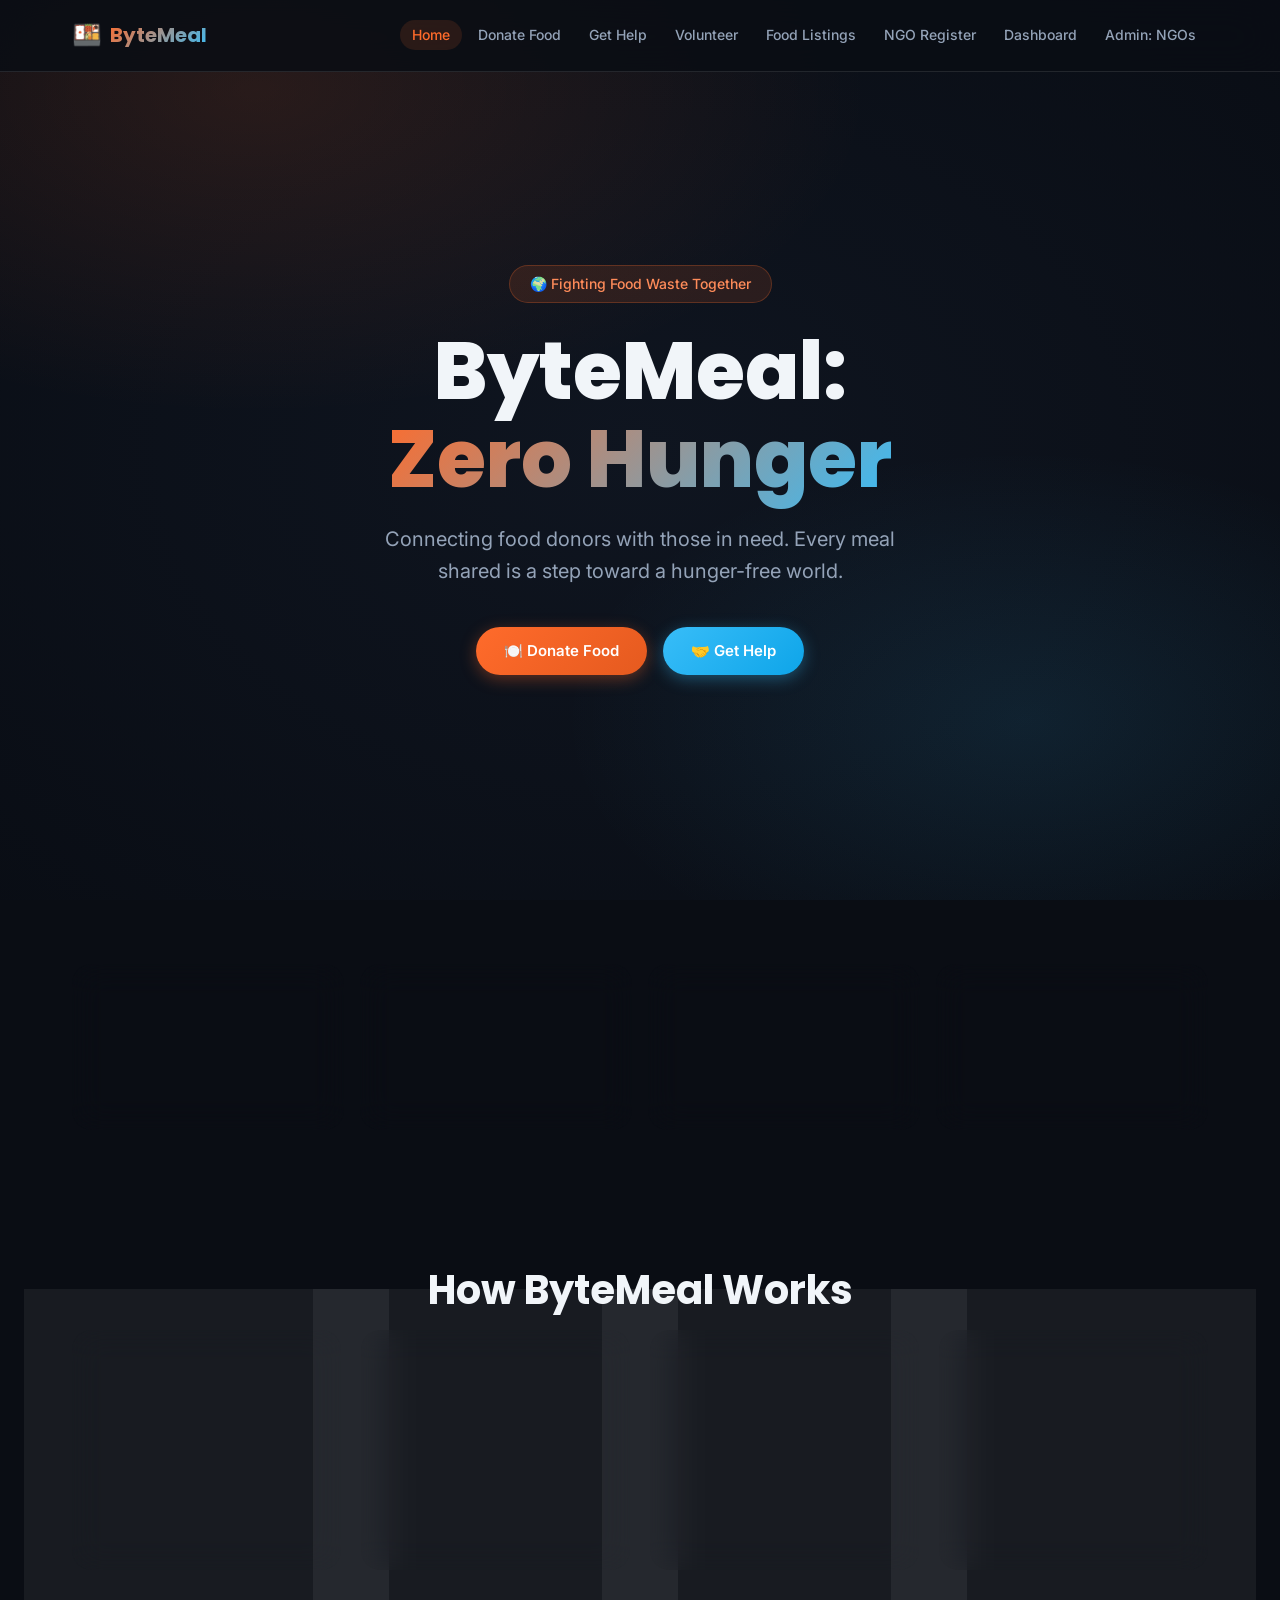
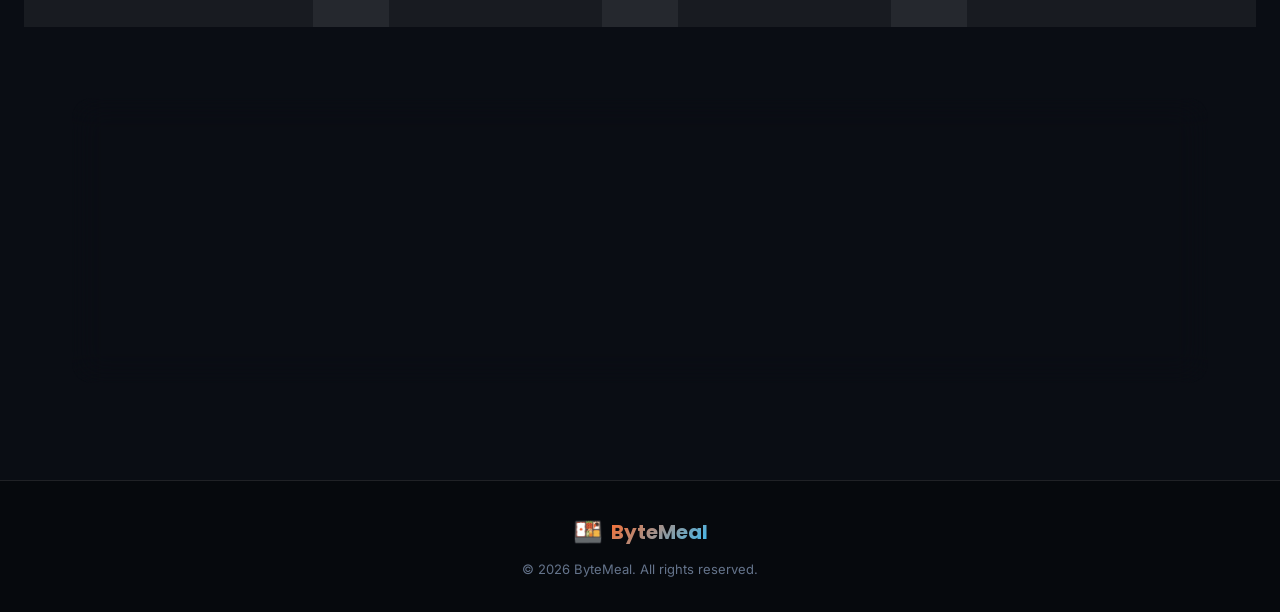
<file: frontend/standalone/index.html>
<!DOCTYPE html>
<html lang="en">
<head>
  <meta charset="UTF-8" />
  <meta name="viewport" content="width=device-width, initial-scale=1.0" />
  <title>ByteMeal – Zero Hunger</title>
  <link rel="stylesheet" href="styles.css" />
</head>
<body>
  <!-- Navigation -->
  <nav class="nav-glass">
    <div class="nav-container">
      <a href="index.html" class="nav-logo">
        <span class="logo-icon">🍱</span>
        <span class="logo-text">ByteMeal</span>
      </a>
      <ul class="nav-links" id="navLinks">
        <li><a href="index.html" class="nav-link active">Home</a></li>
        <li><a href="donor-form.html" class="nav-link">Donate Food</a></li>
        <li><a href="assistance-form.html" class="nav-link">Get Help</a></li>
        <li><a href="volunteer-form.html" class="nav-link">Volunteer</a></li>
        <li><a href="food-listings.html" class="nav-link">Food Listings</a></li>
        <li><a href="ngo-registration.html" class="nav-link">NGO Register</a></li>
        <li><a href="dashboard.html" class="nav-link">Dashboard</a></li>
        <li><a href="admin-ngo-approval.html" class="nav-link">Admin: NGOs</a></li>
      </ul>
      <button class="hamburger" id="hamburger" onclick="toggleMobileNav()" aria-label="Toggle menu">
        <span></span><span></span><span></span>
      </button>
    </div>
  </nav>

  <!-- Background -->
  <div class="bg-overlay"></div>

  <!-- Main Content -->
  <main>
    <!-- Hero Section -->
    <section class="hero-section">
      <div class="hero-content">
        <div class="hero-badge">🌍 Fighting Food Waste Together</div>
        <h1 class="hero-title">
          ByteMeal:<br />
          <span class="gradient-text">Zero Hunger</span>
        </h1>
        <p class="hero-subtitle">
          Connecting food donors with those in need. Every meal shared is a step toward a hunger-free world.
        </p>
        <div class="hero-buttons">
          <a href="donor-form.html" class="btn-orange">
            🍽️ Donate Food
          </a>
          <a href="assistance-form.html" class="btn-blue">
            🤝 Get Help
          </a>
        </div>
      </div>
    </section>

    <!-- Stats Section -->
    <section class="stats-section">
      <div class="container">
        <div class="stats-grid">
          <div class="glass-card stat-card">
            <div class="stat-icon">🍱</div>
            <div class="stat-number" id="statDonations">0</div>
            <div class="stat-label">Meals Donated</div>
          </div>
          <div class="glass-card stat-card">
            <div class="stat-icon">🤝</div>
            <div class="stat-number" id="statRequests">0</div>
            <div class="stat-label">Assistance Requests</div>
          </div>
          <div class="glass-card stat-card">
            <div class="stat-icon">👥</div>
            <div class="stat-number" id="statVolunteers">0</div>
            <div class="stat-label">Volunteers</div>
          </div>
          <div class="glass-card stat-card">
            <div class="stat-icon">🏢</div>
            <div class="stat-number" id="statNGOs">0</div>
            <div class="stat-label">NGOs Registered</div>
          </div>
        </div>
      </div>
    </section>

    <!-- Features Section -->
    <section class="features-section">
      <div class="container">
        <h2 class="section-title">How ByteMeal Works</h2>
        <div class="features-grid">
          <div class="glass-card feature-card">
            <div class="feature-icon">🍽️</div>
            <h3 class="feature-title">Donate Food</h3>
            <p class="feature-desc">List your surplus food items and schedule a pickup. We handle the rest.</p>
          </div>
          <div class="glass-card feature-card">
            <div class="feature-icon">🔗</div>
            <h3 class="feature-title">We Connect</h3>
            <p class="feature-desc">Our platform matches donors with NGOs and individuals who need food assistance.</p>
          </div>
          <div class="glass-card feature-card">
            <div class="feature-icon">🚚</div>
            <h3 class="feature-title">Deliver Impact</h3>
            <p class="feature-desc">Volunteers pick up and deliver food, ensuring it reaches those who need it most.</p>
          </div>
          <div class="glass-card feature-card">
            <div class="feature-icon">🏢</div>
            <h3 class="feature-title">NGO Partners</h3>
            <p class="feature-desc">Register your NGO to receive food donations and help distribute to communities.</p>
          </div>
        </div>
      </div>
    </section>

    <!-- Volunteer CTA -->
    <section class="cta-section">
      <div class="container">
        <div class="glass-card cta-card">
          <h2 class="cta-title">Join the Movement</h2>
          <p class="cta-desc">Whether you're a donor, volunteer, or NGO — there's a place for you in ByteMeal.</p>
          <div class="cta-buttons">
            <a href="volunteer-form.html" class="btn-orange">🙋 Become a Volunteer</a>
            <a href="ngo-registration.html" class="btn-blue">🏢 Register NGO</a>
          </div>
        </div>
      </div>
    </section>
  </main>

  <!-- Footer -->
  <footer class="footer">
    <div class="container">
      <div class="footer-content">
        <div class="footer-brand">
          <span class="logo-icon">🍱</span>
          <span class="logo-text">ByteMeal</span>
        </div>
        <p class="footer-copy">
          &copy; <span id="footerYear"></span> ByteMeal. All rights reserved.
        </p>
      </div>
    </div>
  </footer>

  <!-- Toast Container -->
  <div id="toastContainer" class="toast-container"></div>

  <script src="script.js"></script>
  <script>
    document.getElementById('footerYear').textContent = new Date().getFullYear();

    window.addEventListener('DOMContentLoaded', function () {
      var stats = getStats();
      document.getElementById('statDonations').textContent = stats.donations;
      document.getElementById('statRequests').textContent = stats.assistanceRequests;
      document.getElementById('statVolunteers').textContent = stats.volunteers;
      document.getElementById('statNGOs').textContent = stats.ngos || 0;
    });
  </script>
</body>
</html>
</file>
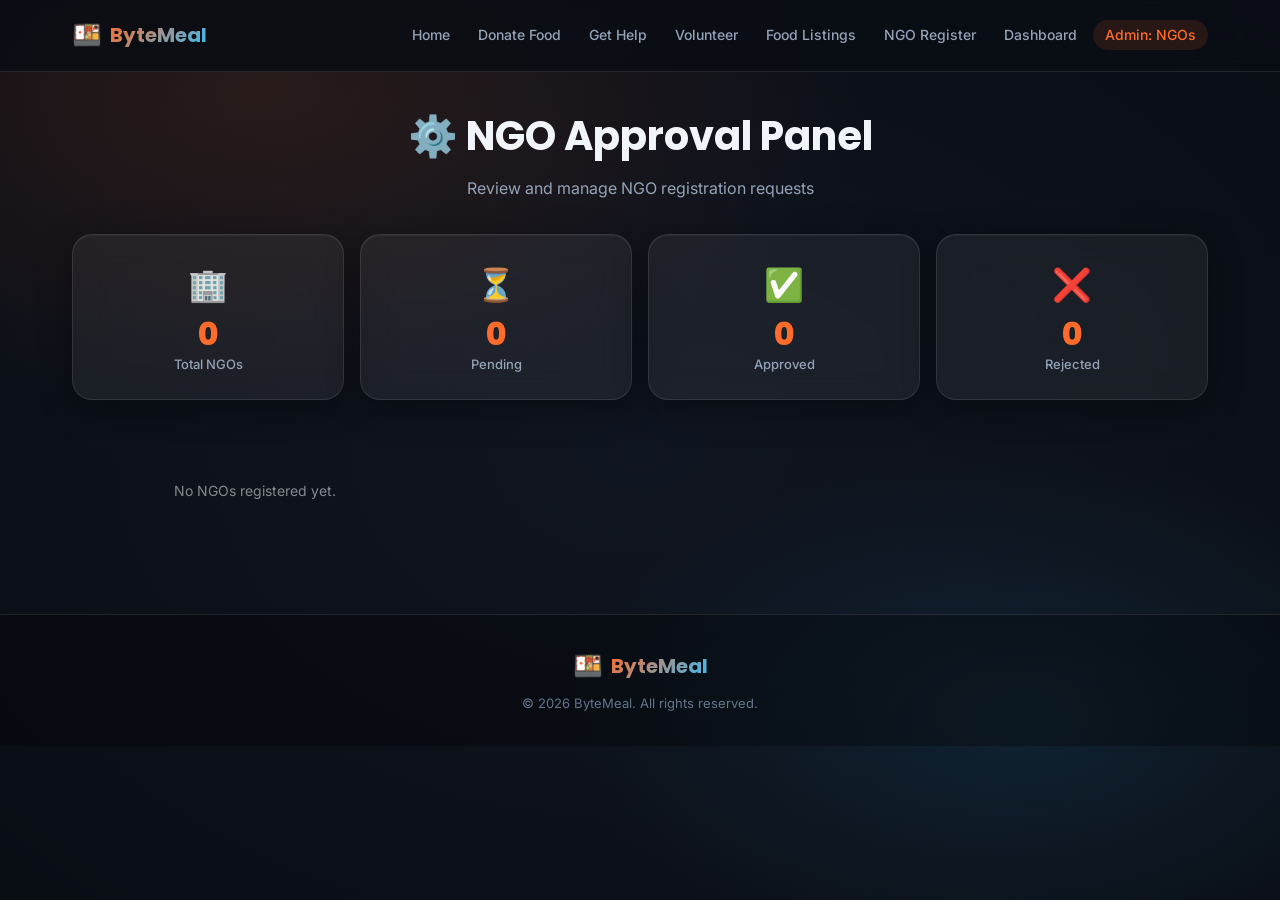
<file: frontend/standalone/admin-ngo-approval.html>
<!DOCTYPE html>
<html lang="en">
<head>
  <meta charset="UTF-8" />
  <meta name="viewport" content="width=device-width, initial-scale=1.0" />
  <title>Admin – NGO Approval – ByteMeal</title>
  <link rel="stylesheet" href="styles.css" />
</head>
<body>
  <!-- Navigation -->
  <nav class="nav-glass">
    <div class="nav-container">
      <a href="index.html" class="nav-logo">
        <span class="logo-icon">🍱</span>
        <span class="logo-text">ByteMeal</span>
      </a>
      <ul class="nav-links" id="navLinks">
        <li><a href="index.html" class="nav-link">Home</a></li>
        <li><a href="donor-form.html" class="nav-link">Donate Food</a></li>
        <li><a href="assistance-form.html" class="nav-link">Get Help</a></li>
        <li><a href="volunteer-form.html" class="nav-link">Volunteer</a></li>
        <li><a href="food-listings.html" class="nav-link">Food Listings</a></li>
        <li><a href="ngo-registration.html" class="nav-link">NGO Register</a></li>
        <li><a href="dashboard.html" class="nav-link">Dashboard</a></li>
        <li><a href="admin-ngo-approval.html" class="nav-link active">Admin: NGOs</a></li>
      </ul>
      <button class="hamburger" id="hamburger" onclick="toggleMobileNav()" aria-label="Toggle menu">
        <span></span><span></span><span></span>
      </button>
    </div>
  </nav>

  <!-- Background -->
  <div class="bg-overlay"></div>

  <!-- Main Content -->
  <main class="listings-main">
    <div class="container">
      <!-- Page Header -->
      <div class="page-header">
        <h1 class="page-title">⚙️ NGO Approval Panel</h1>
        <p class="page-subtitle">Review and manage NGO registration requests</p>
      </div>

      <!-- Summary Pills -->
      <div id="summaryPills" class="stats-grid" style="margin-bottom: 2rem;"></div>

      <!-- NGO Cards Grid -->
      <div id="ngoGrid" class="listings-grid">
        <p class="panel-empty" style="text-align:center; padding: 3rem; color: rgba(255,255,255,0.5);">
          No NGOs registered yet.
        </p>
      </div>
    </div>
  </main>

  <!-- Footer -->
  <footer class="footer">
    <div class="container">
      <div class="footer-content">
        <div class="footer-brand">
          <span class="logo-icon">🍱</span>
          <span class="logo-text">ByteMeal</span>
        </div>
        <p class="footer-copy">
          &copy; <span id="footerYear"></span> ByteMeal. All rights reserved.
        </p>
      </div>
    </div>
  </footer>

  <!-- Toast Container -->
  <div id="toastContainer" class="toast-container"></div>

  <script src="script.js"></script>
  <script>
    document.getElementById('footerYear').textContent = new Date().getFullYear();

    function escapeHtml(str) {
      if (!str) return '';
      return String(str).replace(/&/g, '&amp;').replace(/</g, '&lt;').replace(/>/g, '&gt;').replace(/"/g, '&quot;');
    }

    function getStatusBadgeClass(status) {
      if (status === 'Approved') return 'badge-fresh';
      if (status === 'Rejected') return 'badge-expired';
      return 'badge-soon';
    }

    function renderNGOs() {
      var ngos = getAllNGOs();
      var gridEl = document.getElementById('ngoGrid');
      var pillsEl = document.getElementById('summaryPills');

      var pending = ngos.filter(function(n) { return n.status === 'Pending'; }).length;
      var approved = ngos.filter(function(n) { return n.status === 'Approved'; }).length;
      var rejected = ngos.filter(function(n) { return n.status === 'Rejected'; }).length;

      pillsEl.innerHTML =
        '<div class="glass-card stat-card"><div class="stat-icon">🏢</div><div class="stat-number">' + ngos.length + '</div><div class="stat-label">Total NGOs</div></div>' +
        '<div class="glass-card stat-card"><div class="stat-icon">⏳</div><div class="stat-number">' + pending + '</div><div class="stat-label">Pending</div></div>' +
        '<div class="glass-card stat-card"><div class="stat-icon">✅</div><div class="stat-number">' + approved + '</div><div class="stat-label">Approved</div></div>' +
        '<div class="glass-card stat-card"><div class="stat-icon">❌</div><div class="stat-number">' + rejected + '</div><div class="stat-label">Rejected</div></div>';

      if (ngos.length === 0) {
        gridEl.innerHTML = '<p class="panel-empty" style="text-align:center; padding: 3rem; color: rgba(255,255,255,0.5);">No NGOs registered yet.</p>';
        return;
      }

      gridEl.innerHTML = ngos.map(function (ngo) {
        var isPending = ngo.status === 'Pending';
        var actionBtns = isPending
          ? '<div style="display:flex;gap:0.5rem;margin-top:1rem;">' +
              '<button class="btn-orange btn-sm" onclick="handleApprove(\'' + ngo.id + '\')">✅ Approve</button>' +
              '<button class="btn-sm btn-disabled" style="background:rgba(239,68,68,0.2);color:#f87171;border:1px solid rgba(239,68,68,0.3);cursor:pointer;" onclick="handleReject(\'' + ngo.id + '\')">❌ Reject</button>' +
            '</div>'
          : '';

        return '<div class="glass-card listing-card" style="padding:1.5rem;">' +
          '<div class="listing-header" style="margin-bottom:1rem;">' +
            '<div class="listing-icon">🏢</div>' +
            '<div class="listing-meta">' +
              '<h3 class="listing-title">' + escapeHtml(ngo.name) + '</h3>' +
              '<p class="listing-sub">' + escapeHtml(ngo.contactPerson) + '</p>' +
            '</div>' +
            '<span class="badge ' + getStatusBadgeClass(ngo.status) + '">' + escapeHtml(ngo.status) + '</span>' +
          '</div>' +
          '<div class="listing-details">' +
            '<div class="listing-detail"><span>📧</span><span>' + escapeHtml(ngo.email) + '</span></div>' +
            '<div class="listing-detail"><span>📞</span><span>' + escapeHtml(ngo.phoneNumber) + '</span></div>' +
            '<div class="listing-detail"><span>📍</span><span>' + escapeHtml(ngo.address) + '</span></div>' +
            '<div class="listing-detail"><span>🤝</span><span>' + escapeHtml(ngo.assistanceType) + '</span></div>' +
          '</div>' +
          actionBtns +
        '</div>';
      }).join('');
    }

    function handleApprove(id) {
      updateNGOStatus(id, 'Approved');
      showToast('✅ NGO approved successfully!', 'success');
      renderNGOs();
    }

    function handleReject(id) {
      updateNGOStatus(id, 'Rejected');
      showToast('❌ NGO rejected.', 'error');
      renderNGOs();
    }

    window.addEventListener('DOMContentLoaded', renderNGOs);
  </script>
</body>
</html>
</file>
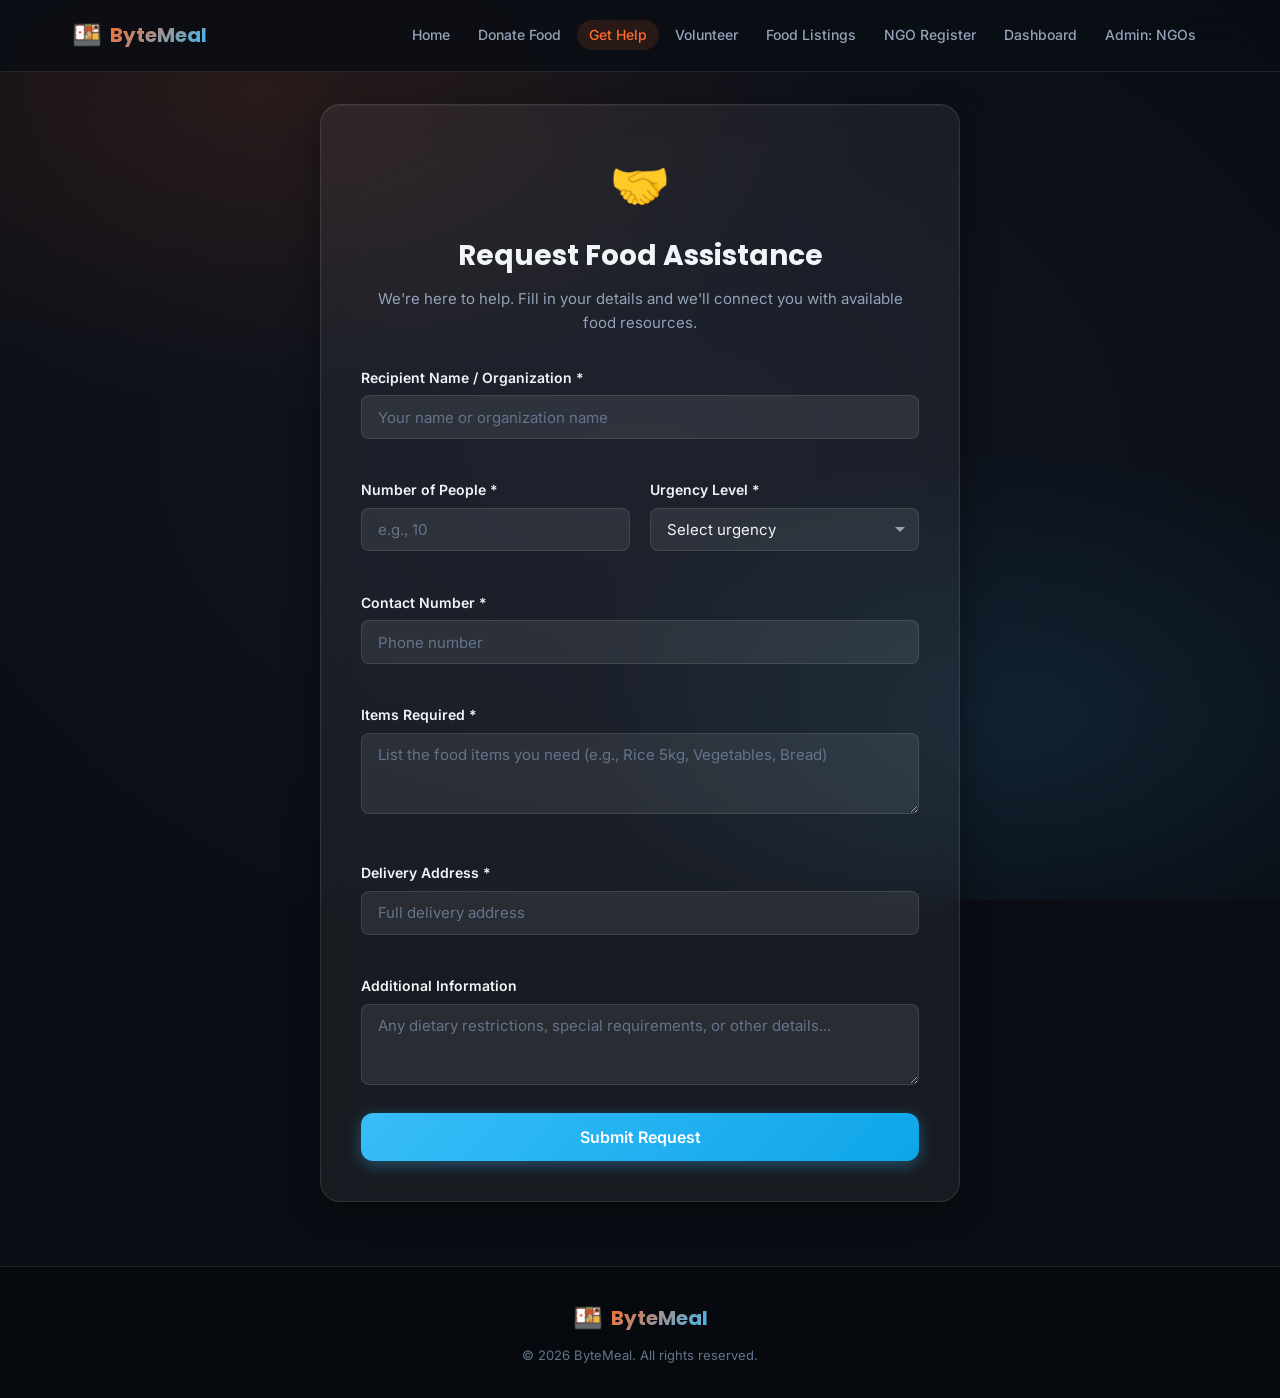
<file: frontend/standalone/assistance-form.html>
<!DOCTYPE html>
<html lang="en">
<head>
  <meta charset="UTF-8" />
  <meta name="viewport" content="width=device-width, initial-scale=1.0" />
  <title>Request Assistance – ByteMeal</title>
  <link rel="stylesheet" href="styles.css" />
</head>
<body>
  <!-- Navigation -->
  <nav class="nav-glass">
    <div class="nav-container">
      <a href="index.html" class="nav-logo">
        <span class="logo-icon">🍱</span>
        <span class="logo-text">ByteMeal</span>
      </a>
      <ul class="nav-links" id="navLinks">
        <li><a href="index.html" class="nav-link">Home</a></li>
        <li><a href="donor-form.html" class="nav-link">Donate Food</a></li>
        <li><a href="assistance-form.html" class="nav-link active">Get Help</a></li>
        <li><a href="volunteer-form.html" class="nav-link">Volunteer</a></li>
        <li><a href="food-listings.html" class="nav-link">Food Listings</a></li>
        <li><a href="ngo-registration.html" class="nav-link">NGO Register</a></li>
        <li><a href="dashboard.html" class="nav-link">Dashboard</a></li>
        <li><a href="admin-ngo-approval.html" class="nav-link">Admin: NGOs</a></li>
      </ul>
      <button class="hamburger" id="hamburger" onclick="toggleMobileNav()" aria-label="Toggle menu">
        <span></span><span></span><span></span>
      </button>
    </div>
  </nav>

  <!-- Background -->
  <div class="bg-overlay"></div>

  <!-- Main Content -->
  <main class="form-main">
    <div class="container">
      <div class="form-wrapper">
        <div class="glass-card form-card">
          <div class="form-header">
            <div class="form-icon">🤝</div>
            <h1 class="form-title">Request Food Assistance</h1>
            <p class="form-subtitle">We're here to help. Fill in your details and we'll connect you with available food resources.</p>
          </div>

          <form id="assistanceForm" novalidate>
            <div class="form-group">
              <label class="form-label" for="recipientName">Recipient Name / Organization *</label>
              <input
                type="text"
                id="recipientName"
                name="recipientName"
                class="form-input"
                placeholder="Your name or organization name"
                required
              />
              <span class="field-error" id="recipientNameError"></span>
            </div>

            <div class="form-row">
              <div class="form-group">
                <label class="form-label" for="numberOfPeople">Number of People *</label>
                <input
                  type="number"
                  id="numberOfPeople"
                  name="numberOfPeople"
                  class="form-input"
                  placeholder="e.g., 10"
                  min="1"
                  required
                />
                <span class="field-error" id="numberOfPeopleError"></span>
              </div>
              <div class="form-group">
                <label class="form-label" for="urgency">Urgency Level *</label>
                <select id="urgency" name="urgency" class="form-input form-select" required>
                  <option value="">Select urgency</option>
                  <option value="low">Low – Within a week</option>
                  <option value="medium">Medium – Within 2-3 days</option>
                  <option value="high">High – Within 24 hours</option>
                  <option value="critical">Critical – Immediate</option>
                </select>
                <span class="field-error" id="urgencyError"></span>
              </div>
            </div>

            <div class="form-group">
              <label class="form-label" for="contact">Contact Number *</label>
              <input
                type="tel"
                id="contact"
                name="contact"
                class="form-input"
                placeholder="Phone number"
                required
              />
              <span class="field-error" id="contactError"></span>
            </div>

            <div class="form-group">
              <label class="form-label" for="itemsRequired">Items Required *</label>
              <textarea
                id="itemsRequired"
                name="itemsRequired"
                class="form-input form-textarea"
                placeholder="List the food items you need (e.g., Rice 5kg, Vegetables, Bread)"
                rows="3"
                required
              ></textarea>
              <span class="field-error" id="itemsRequiredError"></span>
            </div>

            <div class="form-group">
              <label class="form-label" for="deliveryAddress">Delivery Address *</label>
              <input
                type="text"
                id="deliveryAddress"
                name="deliveryAddress"
                class="form-input"
                placeholder="Full delivery address"
                required
              />
              <span class="field-error" id="deliveryAddressError"></span>
            </div>

            <div class="form-group">
              <label class="form-label" for="additionalInfo">Additional Information</label>
              <textarea
                id="additionalInfo"
                name="additionalInfo"
                class="form-input form-textarea"
                placeholder="Any dietary restrictions, special requirements, or other details..."
                rows="3"
              ></textarea>
            </div>

            <button type="submit" class="btn-blue btn-full" id="submitBtn">
              <span id="submitText">Submit Request</span>
              <span id="submitSpinner" class="spinner hidden"></span>
            </button>
          </form>
        </div>
      </div>
    </div>
  </main>

  <!-- Footer -->
  <footer class="footer">
    <div class="container">
      <div class="footer-content">
        <div class="footer-brand">
          <span class="logo-icon">🍱</span>
          <span class="logo-text">ByteMeal</span>
        </div>
        <p class="footer-copy">
          &copy; <span id="footerYear"></span> ByteMeal. All rights reserved.
        </p>
      </div>
    </div>
  </footer>

  <!-- Toast Container -->
  <div id="toastContainer" class="toast-container"></div>

  <script src="script.js"></script>
  <script>
    document.getElementById('footerYear').textContent = new Date().getFullYear();

    document.getElementById('assistanceForm').addEventListener('submit', function (e) {
      e.preventDefault();
      clearErrors();

      var recipientName = document.getElementById('recipientName').value.trim();
      var numberOfPeople = document.getElementById('numberOfPeople').value.trim();
      var urgency = document.getElementById('urgency').value;
      var contact = document.getElementById('contact').value.trim();
      var itemsRequired = document.getElementById('itemsRequired').value.trim();
      var deliveryAddress = document.getElementById('deliveryAddress').value.trim();
      var additionalInfo = document.getElementById('additionalInfo').value.trim();

      var valid = true;

      if (!recipientName) { showFieldError('recipientNameError', 'Recipient name is required.'); valid = false; }
      if (!numberOfPeople || isNaN(numberOfPeople) || Number(numberOfPeople) < 1) { showFieldError('numberOfPeopleError', 'Enter a valid number.'); valid = false; }
      if (!urgency) { showFieldError('urgencyError', 'Please select urgency level.'); valid = false; }
      if (!contact) { showFieldError('contactError', 'Contact number is required.'); valid = false; }
      if (!itemsRequired) { showFieldError('itemsRequiredError', 'Please list the items required.'); valid = false; }
      if (!deliveryAddress) { showFieldError('deliveryAddressError', 'Delivery address is required.'); valid = false; }

      if (!valid) return;

      var btn = document.getElementById('submitBtn');
      setButtonLoading(btn, true);

      setTimeout(function () {
        saveAssistanceRequest({
          recipientName: recipientName,
          numberOfPeople: numberOfPeople,
          urgency: urgency,
          contact: contact,
          itemsRequired: itemsRequired,
          deliveryAddress: deliveryAddress,
          additionalInfo: additionalInfo
        });

        setButtonLoading(btn, false);
        showToast('✅ Assistance request submitted! We will connect you with available resources shortly.', 'success');
        document.getElementById('assistanceForm').reset();
      }, 800);
    });
  </script>
</body>
</html>
</file>
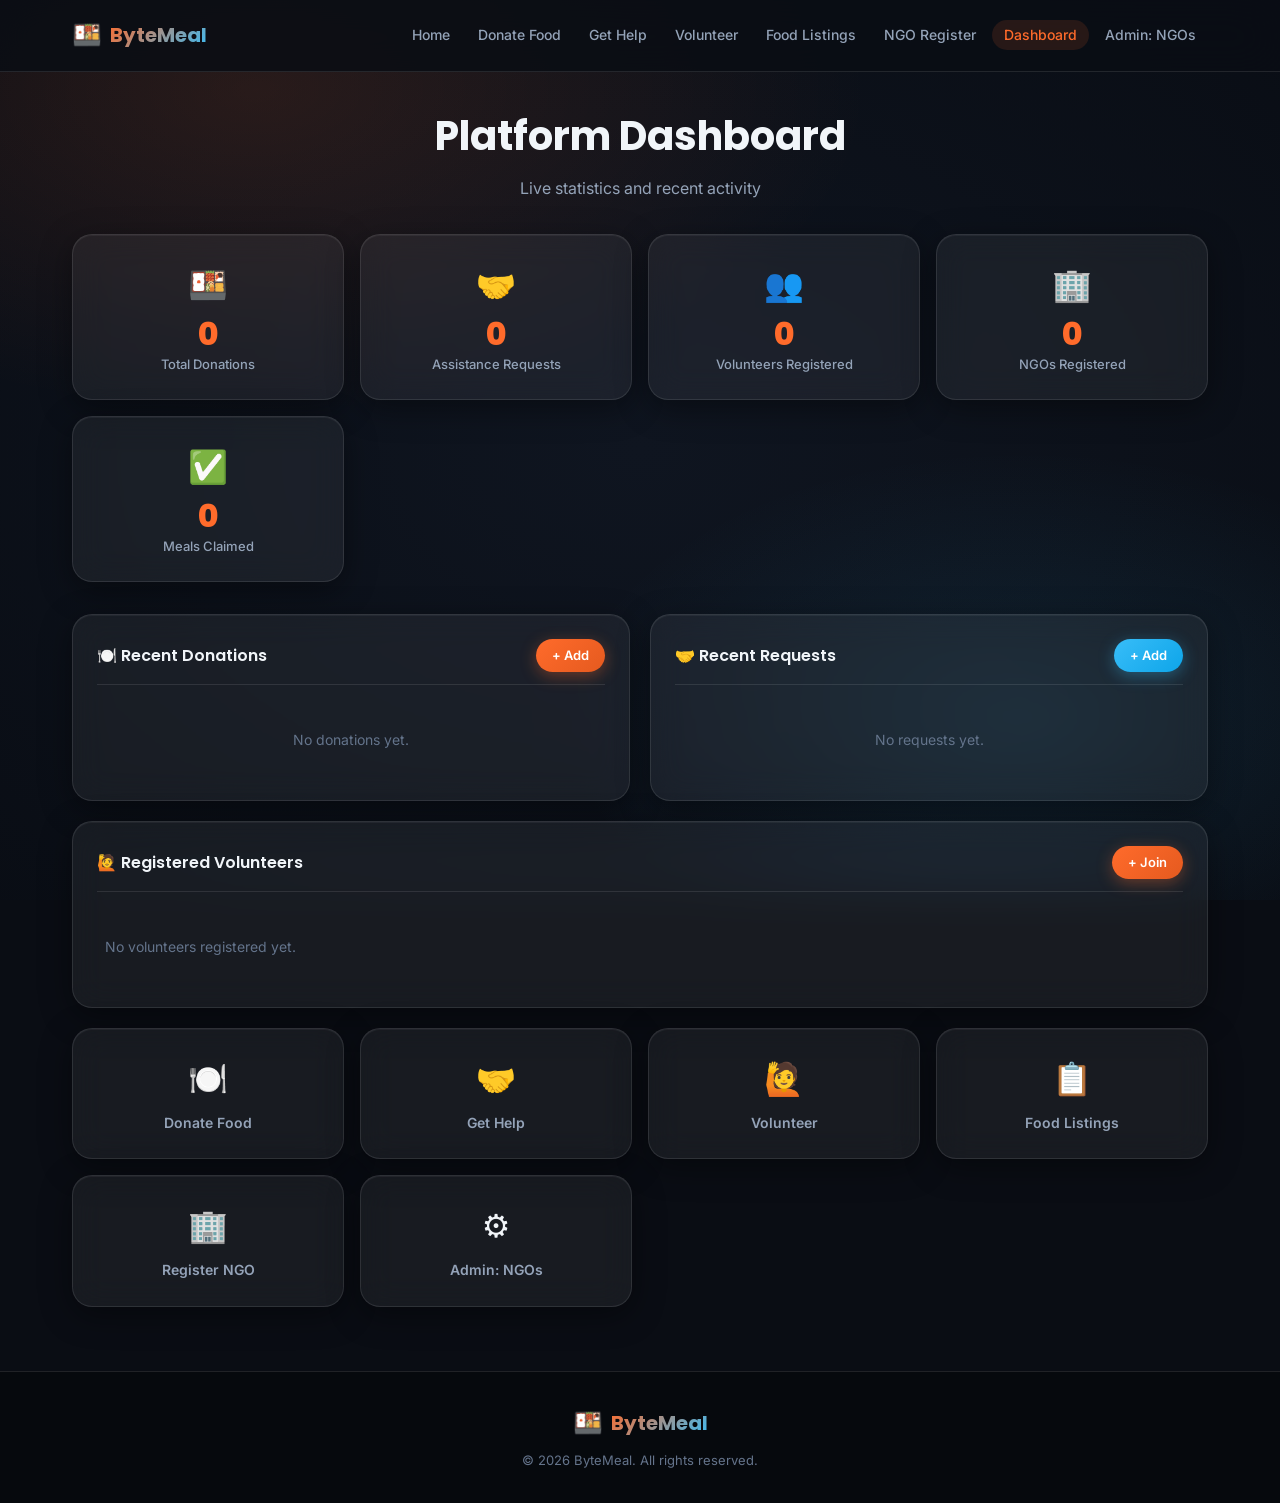
<file: frontend/standalone/dashboard.html>
<!DOCTYPE html>
<html lang="en">
<head>
  <meta charset="UTF-8" />
  <meta name="viewport" content="width=device-width, initial-scale=1.0" />
  <title>Dashboard – ByteMeal</title>
  <link rel="stylesheet" href="styles.css" />
</head>
<body>
  <!-- Navigation -->
  <nav class="nav-glass">
    <div class="nav-container">
      <a href="index.html" class="nav-logo">
        <span class="logo-icon">🍱</span>
        <span class="logo-text">ByteMeal</span>
      </a>
      <ul class="nav-links" id="navLinks">
        <li><a href="index.html" class="nav-link">Home</a></li>
        <li><a href="donor-form.html" class="nav-link">Donate Food</a></li>
        <li><a href="assistance-form.html" class="nav-link">Get Help</a></li>
        <li><a href="volunteer-form.html" class="nav-link">Volunteer</a></li>
        <li><a href="food-listings.html" class="nav-link">Food Listings</a></li>
        <li><a href="ngo-registration.html" class="nav-link">NGO Register</a></li>
        <li><a href="dashboard.html" class="nav-link active">Dashboard</a></li>
        <li><a href="admin-ngo-approval.html" class="nav-link">Admin: NGOs</a></li>
      </ul>
      <button class="hamburger" id="hamburger" onclick="toggleMobileNav()" aria-label="Toggle menu">
        <span></span><span></span><span></span>
      </button>
    </div>
  </nav>

  <!-- Background -->
  <div class="bg-overlay"></div>

  <!-- Main Content -->
  <main class="dashboard-main">
    <div class="container">
      <!-- Page Header -->
      <div class="page-header">
        <h1 class="page-title">Platform Dashboard</h1>
        <p class="page-subtitle">Live statistics and recent activity</p>
      </div>

      <!-- Stats Grid -->
      <div class="stats-grid dashboard-stats">
        <div class="glass-card stat-card">
          <div class="stat-icon">🍱</div>
          <div class="stat-number" id="dashDonations">0</div>
          <div class="stat-label">Total Donations</div>
        </div>
        <div class="glass-card stat-card">
          <div class="stat-icon">🤝</div>
          <div class="stat-number" id="dashRequests">0</div>
          <div class="stat-label">Assistance Requests</div>
        </div>
        <div class="glass-card stat-card">
          <div class="stat-icon">👥</div>
          <div class="stat-number" id="dashVolunteers">0</div>
          <div class="stat-label">Volunteers Registered</div>
        </div>
        <div class="glass-card stat-card">
          <div class="stat-icon">🏢</div>
          <div class="stat-number" id="dashNGOs">0</div>
          <div class="stat-label">NGOs Registered</div>
        </div>
        <div class="glass-card stat-card">
          <div class="stat-icon">✅</div>
          <div class="stat-number" id="dashClaimed">0</div>
          <div class="stat-label">Meals Claimed</div>
        </div>
      </div>

      <!-- Dashboard Content Grid -->
      <div class="dashboard-grid">
        <!-- Recent Donations -->
        <div class="glass-card dashboard-panel">
          <div class="panel-header">
            <h2 class="panel-title">🍽️ Recent Donations</h2>
            <a href="donor-form.html" class="btn-orange btn-sm">+ Add</a>
          </div>
          <div id="recentDonations" class="panel-list">
            <p class="panel-empty">No donations yet.</p>
          </div>
        </div>

        <!-- Recent Requests -->
        <div class="glass-card dashboard-panel">
          <div class="panel-header">
            <h2 class="panel-title">🤝 Recent Requests</h2>
            <a href="assistance-form.html" class="btn-blue btn-sm">+ Add</a>
          </div>
          <div id="recentRequests" class="panel-list">
            <p class="panel-empty">No requests yet.</p>
          </div>
        </div>
      </div>

      <!-- Volunteers Section -->
      <div class="glass-card dashboard-panel volunteers-panel">
        <div class="panel-header">
          <h2 class="panel-title">🙋 Registered Volunteers</h2>
          <a href="volunteer-form.html" class="btn-orange btn-sm">+ Join</a>
        </div>
        <div id="volunteersGrid" class="volunteers-grid">
          <p class="panel-empty">No volunteers registered yet.</p>
        </div>
      </div>

      <!-- Quick Actions -->
      <div class="quick-actions-grid">
        <a href="donor-form.html" class="glass-card quick-action-card">
          <div class="quick-action-icon">🍽️</div>
          <div class="quick-action-label">Donate Food</div>
        </a>
        <a href="assistance-form.html" class="glass-card quick-action-card">
          <div class="quick-action-icon">🤝</div>
          <div class="quick-action-label">Get Help</div>
        </a>
        <a href="volunteer-form.html" class="glass-card quick-action-card">
          <div class="quick-action-icon">🙋</div>
          <div class="quick-action-label">Volunteer</div>
        </a>
        <a href="food-listings.html" class="glass-card quick-action-card">
          <div class="quick-action-icon">📋</div>
          <div class="quick-action-label">Food Listings</div>
        </a>
        <a href="ngo-registration.html" class="glass-card quick-action-card">
          <div class="quick-action-icon">🏢</div>
          <div class="quick-action-label">Register NGO</div>
        </a>
        <a href="admin-ngo-approval.html" class="glass-card quick-action-card">
          <div class="quick-action-icon">⚙️</div>
          <div class="quick-action-label">Admin: NGOs</div>
        </a>
      </div>
    </div>
  </main>

  <!-- Footer -->
  <footer class="footer">
    <div class="container">
      <div class="footer-content">
        <div class="footer-brand">
          <span class="logo-icon">🍱</span>
          <span class="logo-text">ByteMeal</span>
        </div>
        <p class="footer-copy">
          &copy; <span id="footerYear"></span> ByteMeal. All rights reserved.
        </p>
      </div>
    </div>
  </footer>

  <!-- Toast Container -->
  <div id="toastContainer" class="toast-container"></div>

  <script src="script.js"></script>
  <script>
    document.getElementById('footerYear').textContent = new Date().getFullYear();

    window.addEventListener('DOMContentLoaded', function () {
      var stats = getStats();
      document.getElementById('dashDonations').textContent = stats.donations;
      document.getElementById('dashRequests').textContent = stats.assistanceRequests;
      document.getElementById('dashVolunteers').textContent = stats.volunteers;
      document.getElementById('dashNGOs').textContent = stats.ngos || 0;
      document.getElementById('dashClaimed').textContent = stats.claimed || 0;

      // Recent Donations
      var donations = getDonations();
      var donationsEl = document.getElementById('recentDonations');
      if (donations.length > 0) {
        donationsEl.innerHTML = donations.slice(-5).reverse().map(function (d) {
          return '<div class="panel-item">' +
            '<div class="panel-item-icon">🍱</div>' +
            '<div class="panel-item-info">' +
              '<div class="panel-item-title">' + escapeHtml(d.foodItem) + '</div>' +
              '<div class="panel-item-sub">' + escapeHtml(d.quantity + ' ' + (d.unit || '')) + ' · ' + escapeHtml(d.donorId || 'Anonymous') + '</div>' +
            '</div>' +
            '<span class="badge badge-available">Available</span>' +
          '</div>';
        }).join('');
      }

      // Recent Requests
      var requests = getAssistanceRequests();
      var requestsEl = document.getElementById('recentRequests');
      if (requests.length > 0) {
        requestsEl.innerHTML = requests.slice(-5).reverse().map(function (r) {
          var urgencyClass = r.urgency === 'critical' ? 'badge-expired' : r.urgency === 'high' ? 'badge-urgent' : r.urgency === 'medium' ? 'badge-soon' : 'badge-available';
          return '<div class="panel-item">' +
            '<div class="panel-item-icon">🤝</div>' +
            '<div class="panel-item-info">' +
              '<div class="panel-item-title">' + escapeHtml(r.recipientName) + '</div>' +
              '<div class="panel-item-sub">' + escapeHtml(r.numberOfPeople) + ' people · ' + escapeHtml(r.deliveryAddress || '') + '</div>' +
            '</div>' +
            '<span class="badge ' + urgencyClass + '">' + escapeHtml(r.urgency || 'normal') + '</span>' +
          '</div>';
        }).join('');
      }

      // Volunteers
      var volunteers = getVolunteers();
      var volunteersEl = document.getElementById('volunteersGrid');
      if (volunteers.length > 0) {
        volunteersEl.innerHTML = volunteers.map(function (v) {
          return '<div class="volunteer-card">' +
            '<div class="volunteer-avatar">' + escapeHtml((v.fullName || 'V').charAt(0).toUpperCase()) + '</div>' +
            '<div class="volunteer-name">' + escapeHtml(v.fullName) + '</div>' +
            '<div class="volunteer-role">' + escapeHtml(v.preferredRole || 'Volunteer') + '</div>' +
            '<div class="volunteer-location">📍 ' + escapeHtml(v.location || '') + '</div>' +
          '</div>';
        }).join('');
      }
    });

    function escapeHtml(str) {
      if (!str) return '';
      return String(str).replace(/&/g, '&amp;').replace(/</g, '&lt;').replace(/>/g, '&gt;').replace(/"/g, '&quot;');
    }
  </script>
</body>
</html>
</file>
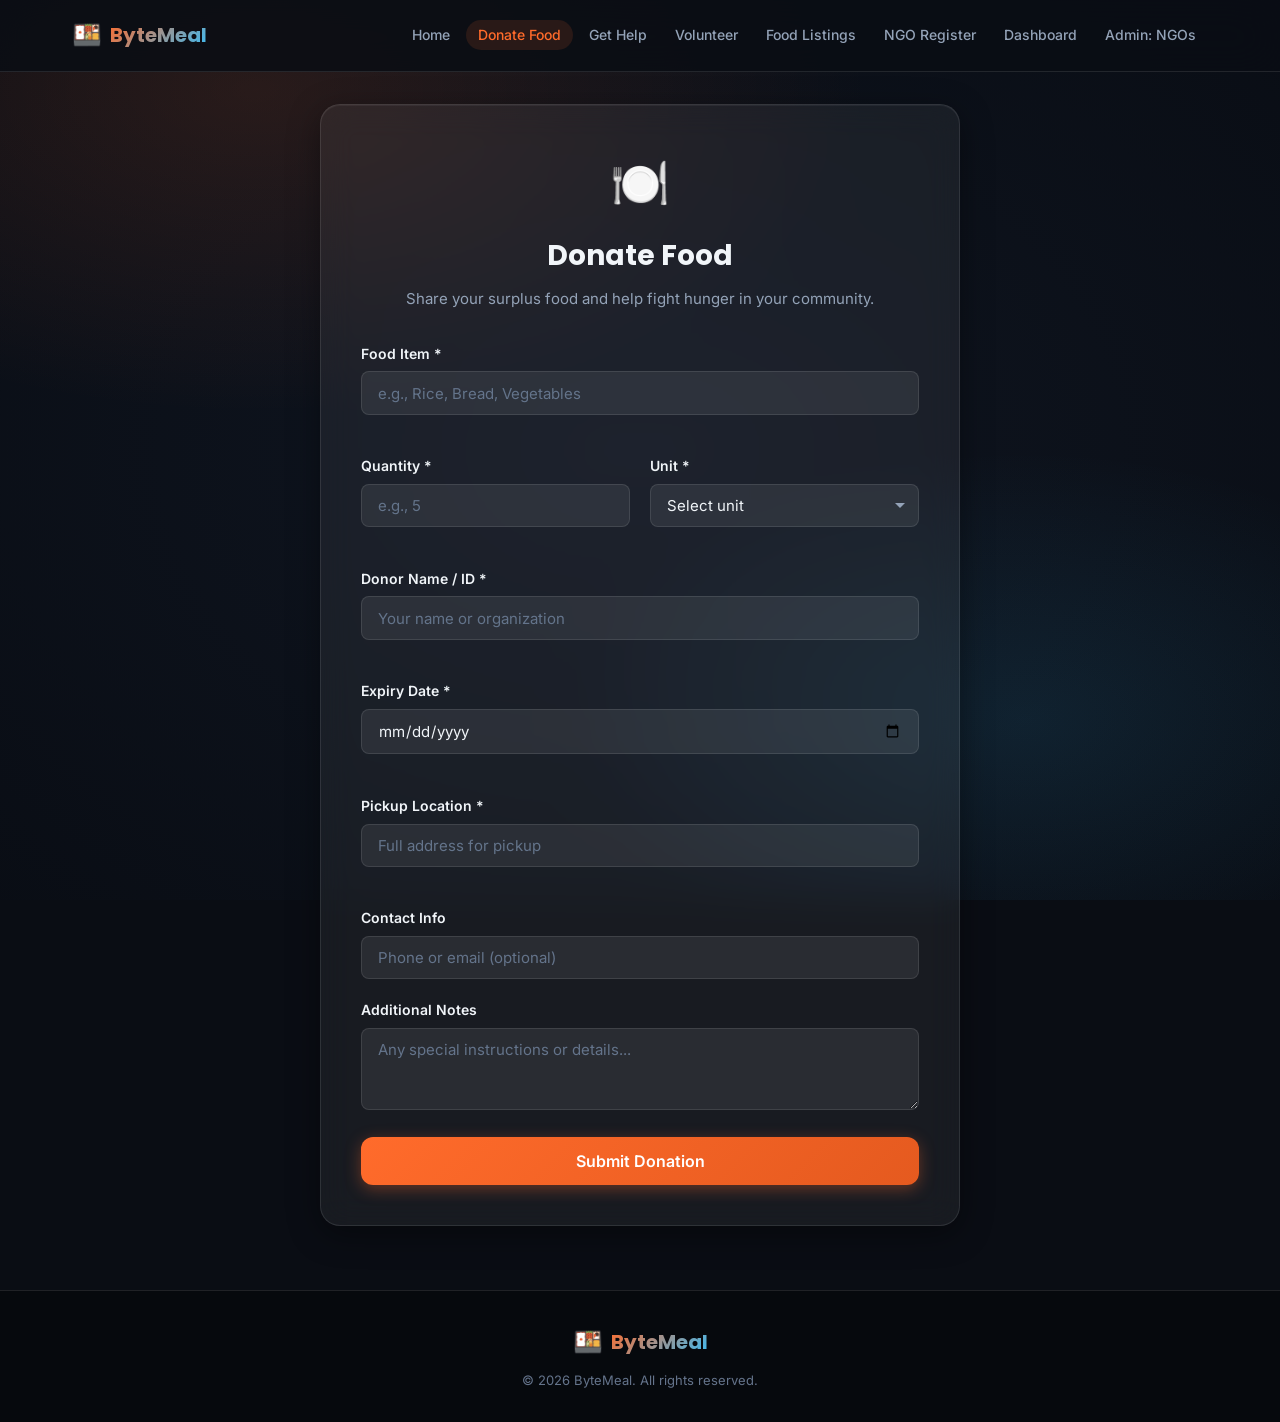
<file: frontend/standalone/donor-form.html>
<!DOCTYPE html>
<html lang="en">
<head>
  <meta charset="UTF-8" />
  <meta name="viewport" content="width=device-width, initial-scale=1.0" />
  <title>Donate Food – ByteMeal</title>
  <link rel="stylesheet" href="styles.css" />
</head>
<body>
  <!-- Navigation -->
  <nav class="nav-glass">
    <div class="nav-container">
      <a href="index.html" class="nav-logo">
        <span class="logo-icon">🍱</span>
        <span class="logo-text">ByteMeal</span>
      </a>
      <ul class="nav-links" id="navLinks">
        <li><a href="index.html" class="nav-link">Home</a></li>
        <li><a href="donor-form.html" class="nav-link active">Donate Food</a></li>
        <li><a href="assistance-form.html" class="nav-link">Get Help</a></li>
        <li><a href="volunteer-form.html" class="nav-link">Volunteer</a></li>
        <li><a href="food-listings.html" class="nav-link">Food Listings</a></li>
        <li><a href="ngo-registration.html" class="nav-link">NGO Register</a></li>
        <li><a href="dashboard.html" class="nav-link">Dashboard</a></li>
        <li><a href="admin-ngo-approval.html" class="nav-link">Admin: NGOs</a></li>
      </ul>
      <button class="hamburger" id="hamburger" onclick="toggleMobileNav()" aria-label="Toggle menu">
        <span></span><span></span><span></span>
      </button>
    </div>
  </nav>

  <!-- Background -->
  <div class="bg-overlay"></div>

  <!-- Main Content -->
  <main class="form-main">
    <div class="container">
      <div class="form-wrapper">
        <div class="glass-card form-card">
          <div class="form-header">
            <div class="form-icon">🍽️</div>
            <h1 class="form-title">Donate Food</h1>
            <p class="form-subtitle">Share your surplus food and help fight hunger in your community.</p>
          </div>

          <form id="donorForm" novalidate>
            <div class="form-group">
              <label class="form-label" for="foodItem">Food Item *</label>
              <input
                type="text"
                id="foodItem"
                name="foodItem"
                class="form-input"
                placeholder="e.g., Rice, Bread, Vegetables"
                required
              />
              <span class="field-error" id="foodItemError"></span>
            </div>

            <div class="form-row">
              <div class="form-group">
                <label class="form-label" for="quantity">Quantity *</label>
                <input
                  type="number"
                  id="quantity"
                  name="quantity"
                  class="form-input"
                  placeholder="e.g., 5"
                  min="1"
                  required
                />
                <span class="field-error" id="quantityError"></span>
              </div>
              <div class="form-group">
                <label class="form-label" for="unit">Unit *</label>
                <select id="unit" name="unit" class="form-input form-select" required>
                  <option value="">Select unit</option>
                  <option value="kg">Kilograms (kg)</option>
                  <option value="lbs">Pounds (lbs)</option>
                  <option value="servings">Servings</option>
                  <option value="boxes">Boxes</option>
                  <option value="packets">Packets</option>
                  <option value="liters">Liters</option>
                  <option value="pieces">Pieces</option>
                </select>
                <span class="field-error" id="unitError"></span>
              </div>
            </div>

            <div class="form-group">
              <label class="form-label" for="donorId">Donor Name / ID *</label>
              <input
                type="text"
                id="donorId"
                name="donorId"
                class="form-input"
                placeholder="Your name or organization"
                required
              />
              <span class="field-error" id="donorIdError"></span>
            </div>

            <div class="form-group">
              <label class="form-label" for="expiryDate">Expiry Date *</label>
              <input
                type="date"
                id="expiryDate"
                name="expiryDate"
                class="form-input"
                required
              />
              <span class="field-error" id="expiryDateError"></span>
            </div>

            <div class="form-group">
              <label class="form-label" for="pickupLocation">Pickup Location *</label>
              <input
                type="text"
                id="pickupLocation"
                name="pickupLocation"
                class="form-input"
                placeholder="Full address for pickup"
                required
              />
              <span class="field-error" id="pickupLocationError"></span>
            </div>

            <div class="form-group">
              <label class="form-label" for="contactInfo">Contact Info</label>
              <input
                type="text"
                id="contactInfo"
                name="contactInfo"
                class="form-input"
                placeholder="Phone or email (optional)"
              />
            </div>

            <div class="form-group">
              <label class="form-label" for="notes">Additional Notes</label>
              <textarea
                id="notes"
                name="notes"
                class="form-input form-textarea"
                placeholder="Any special instructions or details..."
                rows="3"
              ></textarea>
            </div>

            <button type="submit" class="btn-orange btn-full" id="submitBtn">
              <span id="submitText">Submit Donation</span>
              <span id="submitSpinner" class="spinner hidden"></span>
            </button>
          </form>
        </div>
      </div>
    </div>
  </main>

  <!-- Footer -->
  <footer class="footer">
    <div class="container">
      <div class="footer-content">
        <div class="footer-brand">
          <span class="logo-icon">🍱</span>
          <span class="logo-text">ByteMeal</span>
        </div>
        <p class="footer-copy">
          &copy; <span id="footerYear"></span> ByteMeal. All rights reserved.
        </p>
      </div>
    </div>
  </footer>

  <!-- Toast Container -->
  <div id="toastContainer" class="toast-container"></div>

  <script src="script.js"></script>
  <script>
    document.getElementById('footerYear').textContent = new Date().getFullYear();

    // Set min date for expiry to today
    var today = new Date().toISOString().split('T')[0];
    document.getElementById('expiryDate').setAttribute('min', today);

    document.getElementById('donorForm').addEventListener('submit', function (e) {
      e.preventDefault();
      clearErrors();

      var foodItem = document.getElementById('foodItem').value.trim();
      var quantity = document.getElementById('quantity').value.trim();
      var unit = document.getElementById('unit').value;
      var donorId = document.getElementById('donorId').value.trim();
      var expiryDate = document.getElementById('expiryDate').value;
      var pickupLocation = document.getElementById('pickupLocation').value.trim();
      var contactInfo = document.getElementById('contactInfo').value.trim();
      var notes = document.getElementById('notes').value.trim();

      var valid = true;

      if (!foodItem) { showFieldError('foodItemError', 'Food item is required.'); valid = false; }
      if (!quantity || isNaN(quantity) || Number(quantity) < 1) { showFieldError('quantityError', 'Enter a valid quantity.'); valid = false; }
      if (!unit) { showFieldError('unitError', 'Please select a unit.'); valid = false; }
      if (!donorId) { showFieldError('donorIdError', 'Donor name/ID is required.'); valid = false; }
      if (!expiryDate) { showFieldError('expiryDateError', 'Expiry date is required.'); valid = false; }
      if (!pickupLocation) { showFieldError('pickupLocationError', 'Pickup location is required.'); valid = false; }

      if (!valid) return;

      var btn = document.getElementById('submitBtn');
      setButtonLoading(btn, true);

      setTimeout(function () {
        saveDonation({
          foodItem: foodItem,
          quantity: quantity,
          unit: unit,
          donorId: donorId,
          expiryDate: expiryDate,
          pickupLocation: pickupLocation,
          contactInfo: contactInfo,
          notes: notes
        });

        setButtonLoading(btn, false);
        showToast('🎉 Donation submitted successfully! Thank you for your generosity.', 'success');
        document.getElementById('donorForm').reset();

        setTimeout(function () {
          showToast('🚚 Food Collection Confirmed! Your donation has been scheduled for pickup.', 'success');
        }, 1200);
      }, 800);
    });
  </script>
</body>
</html>
</file>
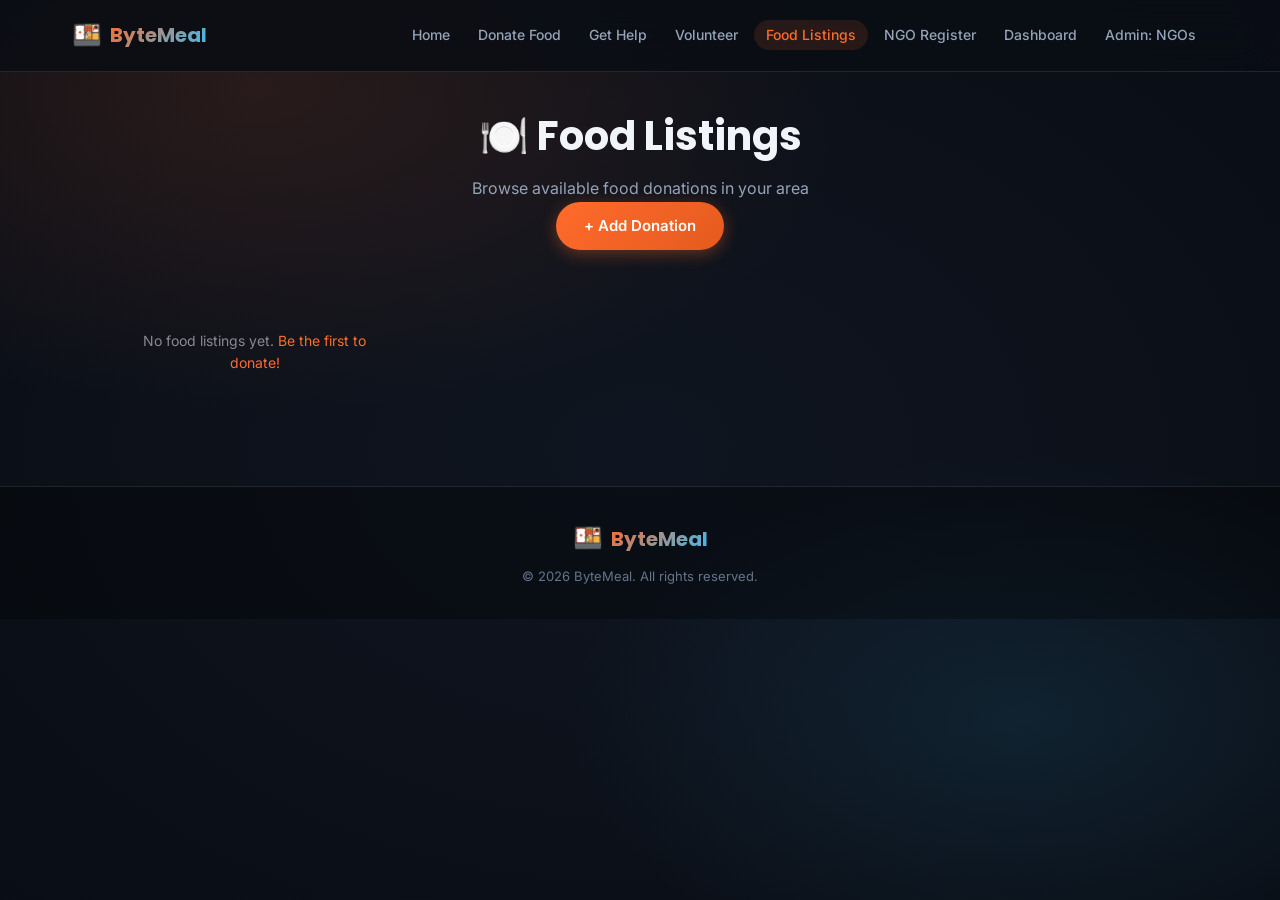
<file: frontend/standalone/food-listings.html>
<!DOCTYPE html>
<html lang="en">
<head>
  <meta charset="UTF-8" />
  <meta name="viewport" content="width=device-width, initial-scale=1.0" />
  <title>Food Listings – ByteMeal</title>
  <link rel="stylesheet" href="styles.css" />
</head>
<body>
  <!-- Navigation -->
  <nav class="nav-glass">
    <div class="nav-container">
      <a href="index.html" class="nav-logo">
        <span class="logo-icon">🍱</span>
        <span class="logo-text">ByteMeal</span>
      </a>
      <ul class="nav-links" id="navLinks">
        <li><a href="index.html" class="nav-link">Home</a></li>
        <li><a href="donor-form.html" class="nav-link">Donate Food</a></li>
        <li><a href="assistance-form.html" class="nav-link">Get Help</a></li>
        <li><a href="volunteer-form.html" class="nav-link">Volunteer</a></li>
        <li><a href="food-listings.html" class="nav-link active">Food Listings</a></li>
        <li><a href="ngo-registration.html" class="nav-link">NGO Register</a></li>
        <li><a href="dashboard.html" class="nav-link">Dashboard</a></li>
        <li><a href="admin-ngo-approval.html" class="nav-link">Admin: NGOs</a></li>
      </ul>
      <button class="hamburger" id="hamburger" onclick="toggleMobileNav()" aria-label="Toggle menu">
        <span></span><span></span><span></span>
      </button>
    </div>
  </nav>

  <!-- Background -->
  <div class="bg-overlay"></div>

  <!-- Main Content -->
  <main class="listings-main">
    <div class="container">
      <!-- Page Header -->
      <div class="page-header">
        <h1 class="page-title">🍽️ Food Listings</h1>
        <p class="page-subtitle">Browse available food donations in your area</p>
        <a href="donor-form.html" class="btn-orange">+ Add Donation</a>
      </div>

      <!-- Listings Grid -->
      <div id="listingsGrid" class="listings-grid">
        <p class="panel-empty" style="text-align:center; padding: 3rem; color: rgba(255,255,255,0.5);">
          No food listings yet. <a href="donor-form.html" style="color: #FF6B2B;">Be the first to donate!</a>
        </p>
      </div>
    </div>
  </main>

  <!-- Footer -->
  <footer class="footer">
    <div class="container">
      <div class="footer-content">
        <div class="footer-brand">
          <span class="logo-icon">🍱</span>
          <span class="logo-text">ByteMeal</span>
        </div>
        <p class="footer-copy">
          &copy; <span id="footerYear"></span> ByteMeal. All rights reserved.
        </p>
      </div>
    </div>
  </footer>

  <!-- Toast Container -->
  <div id="toastContainer" class="toast-container"></div>

  <script src="script.js"></script>
  <script>
    document.getElementById('footerYear').textContent = new Date().getFullYear();

    function escapeHtml(str) {
      if (!str) return '';
      return String(str).replace(/&/g, '&amp;').replace(/</g, '&lt;').replace(/>/g, '&gt;').replace(/"/g, '&quot;');
    }

    function getExpiryBadge(expiryDate) {
      if (!expiryDate) return '<span class="badge badge-available">Available</span>';
      var expiry = new Date(expiryDate);
      var now = new Date();
      var diffDays = Math.ceil((expiry - now) / (1000 * 60 * 60 * 24));
      if (diffDays < 0) return '<span class="badge badge-expired">Expired</span>';
      if (diffDays <= 1) return '<span class="badge badge-urgent">Expires Today</span>';
      if (diffDays <= 3) return '<span class="badge badge-soon">Expires Soon</span>';
      return '<span class="badge badge-fresh">Fresh</span>';
    }

    window.addEventListener('DOMContentLoaded', function () {
      var donations = getDonations();
      var gridEl = document.getElementById('listingsGrid');

      if (donations.length === 0) return;

      gridEl.innerHTML = donations.map(function (d) {
        return '<div class="glass-card listing-card">' +
          '<div class="listing-header">' +
            '<div class="listing-icon">🍱</div>' +
            '<div class="listing-meta">' +
              '<h3 class="listing-title">' + escapeHtml(d.foodItem) + '</h3>' +
              '<p class="listing-sub">' + escapeHtml(d.donorId || 'Anonymous') + '</p>' +
            '</div>' +
            getExpiryBadge(d.expiryDate) +
          '</div>' +
          '<div class="listing-details">' +
            '<div class="listing-detail"><span>📦</span><span>' + escapeHtml(d.quantity + ' ' + (d.unit || '')) + '</span></div>' +
            '<div class="listing-detail"><span>📍</span><span>' + escapeHtml(d.pickupLocation || 'Location not specified') + '</span></div>' +
            (d.notes ? '<div class="listing-detail"><span>📝</span><span>' + escapeHtml(d.notes) + '</span></div>' : '') +
          '</div>' +
        '</div>';
      }).join('');
    });
  </script>
</body>
</html>
</file>
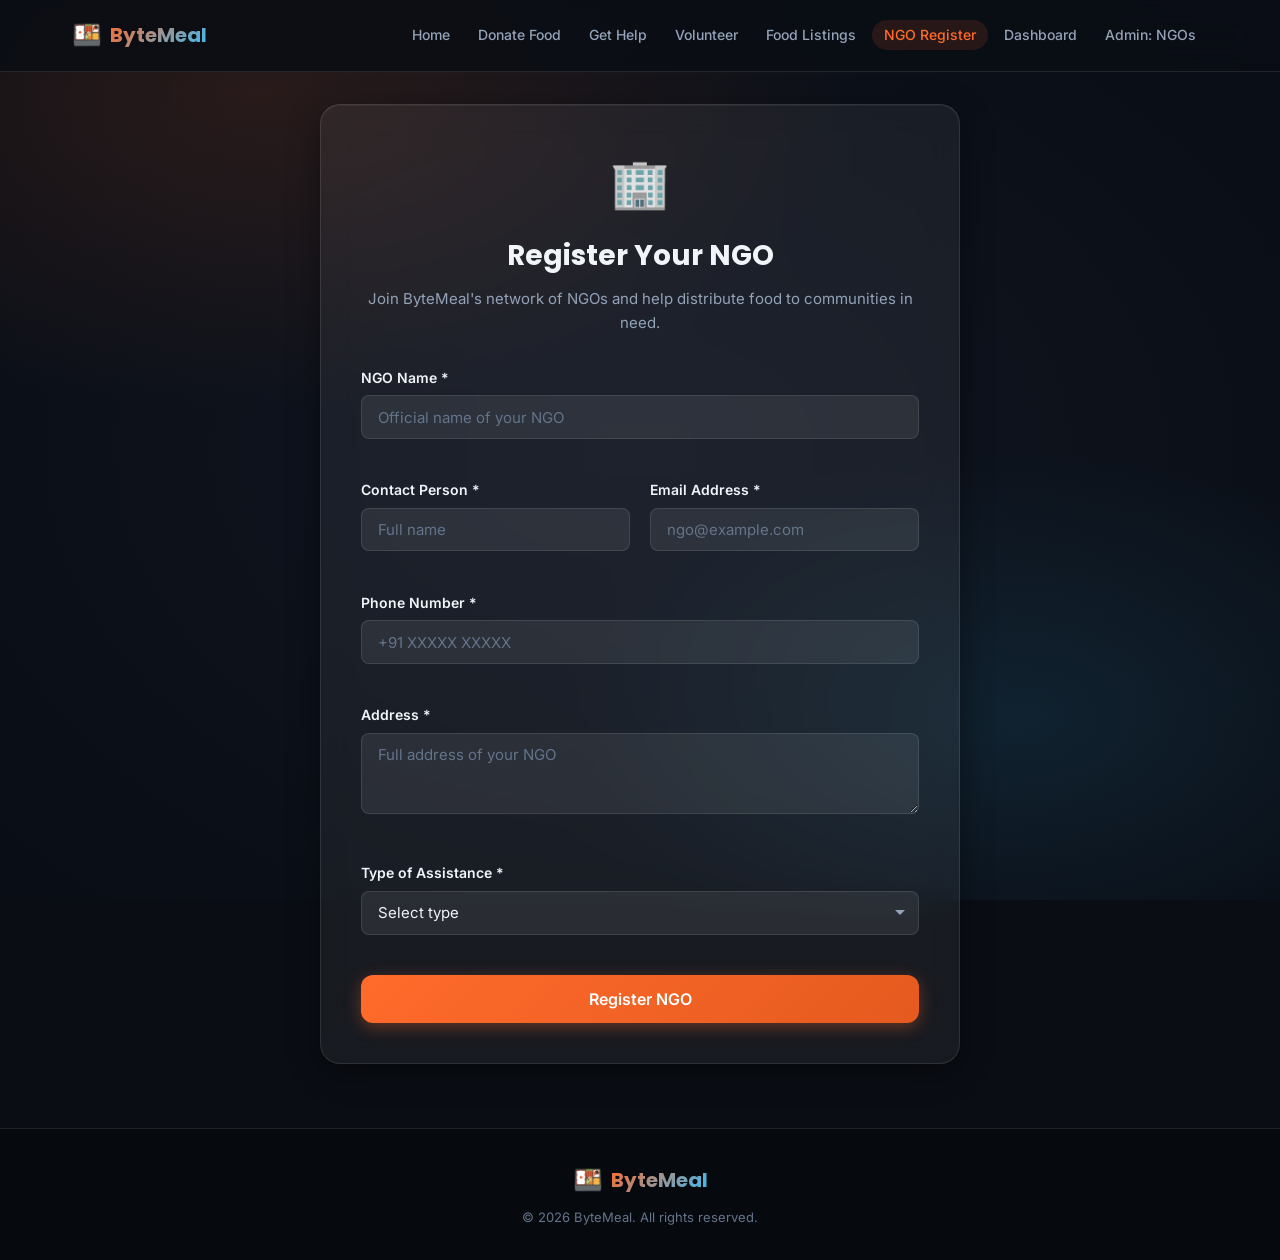
<file: frontend/standalone/ngo-registration.html>
<!DOCTYPE html>
<html lang="en">
<head>
  <meta charset="UTF-8" />
  <meta name="viewport" content="width=device-width, initial-scale=1.0" />
  <title>NGO Registration – ByteMeal</title>
  <link rel="stylesheet" href="styles.css" />
</head>
<body>
  <!-- Navigation -->
  <nav class="nav-glass">
    <div class="nav-container">
      <a href="index.html" class="nav-logo">
        <span class="logo-icon">🍱</span>
        <span class="logo-text">ByteMeal</span>
      </a>
      <ul class="nav-links" id="navLinks">
        <li><a href="index.html" class="nav-link">Home</a></li>
        <li><a href="donor-form.html" class="nav-link">Donate Food</a></li>
        <li><a href="assistance-form.html" class="nav-link">Get Help</a></li>
        <li><a href="volunteer-form.html" class="nav-link">Volunteer</a></li>
        <li><a href="food-listings.html" class="nav-link">Food Listings</a></li>
        <li><a href="ngo-registration.html" class="nav-link active">NGO Register</a></li>
        <li><a href="dashboard.html" class="nav-link">Dashboard</a></li>
        <li><a href="admin-ngo-approval.html" class="nav-link">Admin: NGOs</a></li>
      </ul>
      <button class="hamburger" id="hamburger" onclick="toggleMobileNav()" aria-label="Toggle menu">
        <span></span><span></span><span></span>
      </button>
    </div>
  </nav>

  <!-- Background -->
  <div class="bg-overlay"></div>

  <!-- Main Content -->
  <main class="form-main">
    <div class="container">
      <div class="form-wrapper">
        <div class="glass-card form-card">
          <div class="form-header">
            <div class="form-icon">🏢</div>
            <h1 class="form-title">Register Your NGO</h1>
            <p class="form-subtitle">Join ByteMeal's network of NGOs and help distribute food to communities in need.</p>
          </div>

          <form id="ngoForm" novalidate>
            <div class="form-group">
              <label class="form-label" for="ngoName">NGO Name *</label>
              <input
                type="text"
                id="ngoName"
                name="ngoName"
                class="form-input"
                placeholder="Official name of your NGO"
                required
              />
              <span class="field-error" id="ngoNameError"></span>
            </div>

            <div class="form-row">
              <div class="form-group">
                <label class="form-label" for="contactPerson">Contact Person *</label>
                <input
                  type="text"
                  id="contactPerson"
                  name="contactPerson"
                  class="form-input"
                  placeholder="Full name"
                  required
                />
                <span class="field-error" id="contactPersonError"></span>
              </div>
              <div class="form-group">
                <label class="form-label" for="ngoEmail">Email Address *</label>
                <input
                  type="email"
                  id="ngoEmail"
                  name="ngoEmail"
                  class="form-input"
                  placeholder="ngo@example.com"
                  required
                />
                <span class="field-error" id="ngoEmailError"></span>
              </div>
            </div>

            <div class="form-group">
              <label class="form-label" for="ngoPhone">Phone Number *</label>
              <input
                type="tel"
                id="ngoPhone"
                name="ngoPhone"
                class="form-input"
                placeholder="+91 XXXXX XXXXX"
                required
              />
              <span class="field-error" id="ngoPhoneError"></span>
            </div>

            <div class="form-group">
              <label class="form-label" for="ngoAddress">Address *</label>
              <textarea
                id="ngoAddress"
                name="ngoAddress"
                class="form-input form-textarea"
                placeholder="Full address of your NGO"
                rows="3"
                required
              ></textarea>
              <span class="field-error" id="ngoAddressError"></span>
            </div>

            <div class="form-group">
              <label class="form-label" for="assistanceType">Type of Assistance *</label>
              <select id="assistanceType" name="assistanceType" class="form-input form-select" required>
                <option value="">Select type</option>
                <option value="foodDistribution">Food Distribution</option>
                <option value="shelter">Shelter</option>
                <option value="medicalAid">Medical Aid</option>
                <option value="education">Education</option>
                <option value="generalRelief">General Relief</option>
              </select>
              <span class="field-error" id="assistanceTypeError"></span>
            </div>

            <button type="submit" class="btn-orange btn-full" id="submitBtn">
              <span id="submitText">Register NGO</span>
              <span id="submitSpinner" class="spinner hidden"></span>
            </button>
          </form>
        </div>
      </div>
    </div>
  </main>

  <!-- Footer -->
  <footer class="footer">
    <div class="container">
      <div class="footer-content">
        <div class="footer-brand">
          <span class="logo-icon">🍱</span>
          <span class="logo-text">ByteMeal</span>
        </div>
        <p class="footer-copy">
          &copy; <span id="footerYear"></span> ByteMeal. All rights reserved.
        </p>
      </div>
    </div>
  </footer>

  <!-- Toast Container -->
  <div id="toastContainer" class="toast-container"></div>

  <script src="script.js"></script>
  <script>
    document.getElementById('footerYear').textContent = new Date().getFullYear();

    document.getElementById('ngoForm').addEventListener('submit', function (e) {
      e.preventDefault();
      clearErrors();

      var ngoName = document.getElementById('ngoName').value.trim();
      var contactPerson = document.getElementById('contactPerson').value.trim();
      var ngoEmail = document.getElementById('ngoEmail').value.trim();
      var ngoPhone = document.getElementById('ngoPhone').value.trim();
      var ngoAddress = document.getElementById('ngoAddress').value.trim();
      var assistanceType = document.getElementById('assistanceType').value;

      var valid = true;

      if (!ngoName) { showFieldError('ngoNameError', 'NGO name is required.'); valid = false; }
      if (!contactPerson) { showFieldError('contactPersonError', 'Contact person is required.'); valid = false; }
      if (!ngoEmail) { showFieldError('ngoEmailError', 'Email is required.'); valid = false; }
      else if (!isValidEmail(ngoEmail)) { showFieldError('ngoEmailError', 'Please enter a valid email address.'); valid = false; }
      if (!ngoPhone) { showFieldError('ngoPhoneError', 'Phone number is required.'); valid = false; }
      if (!ngoAddress) { showFieldError('ngoAddressError', 'Address is required.'); valid = false; }
      if (!assistanceType) { showFieldError('assistanceTypeError', 'Please select a type of assistance.'); valid = false; }

      if (!valid) return;

      var btn = document.getElementById('submitBtn');
      setButtonLoading(btn, true);

      setTimeout(function () {
        addNGO({
          name: ngoName,
          contactPerson: contactPerson,
          email: ngoEmail,
          phoneNumber: ngoPhone,
          address: ngoAddress,
          assistanceType: assistanceType,
          status: 'Pending'
        });

        setButtonLoading(btn, false);
        showToast('🏢 NGO registered successfully! Your application is pending approval.', 'success');
        document.getElementById('ngoForm').reset();
      }, 800);
    });
  </script>
</body>
</html>
</file>
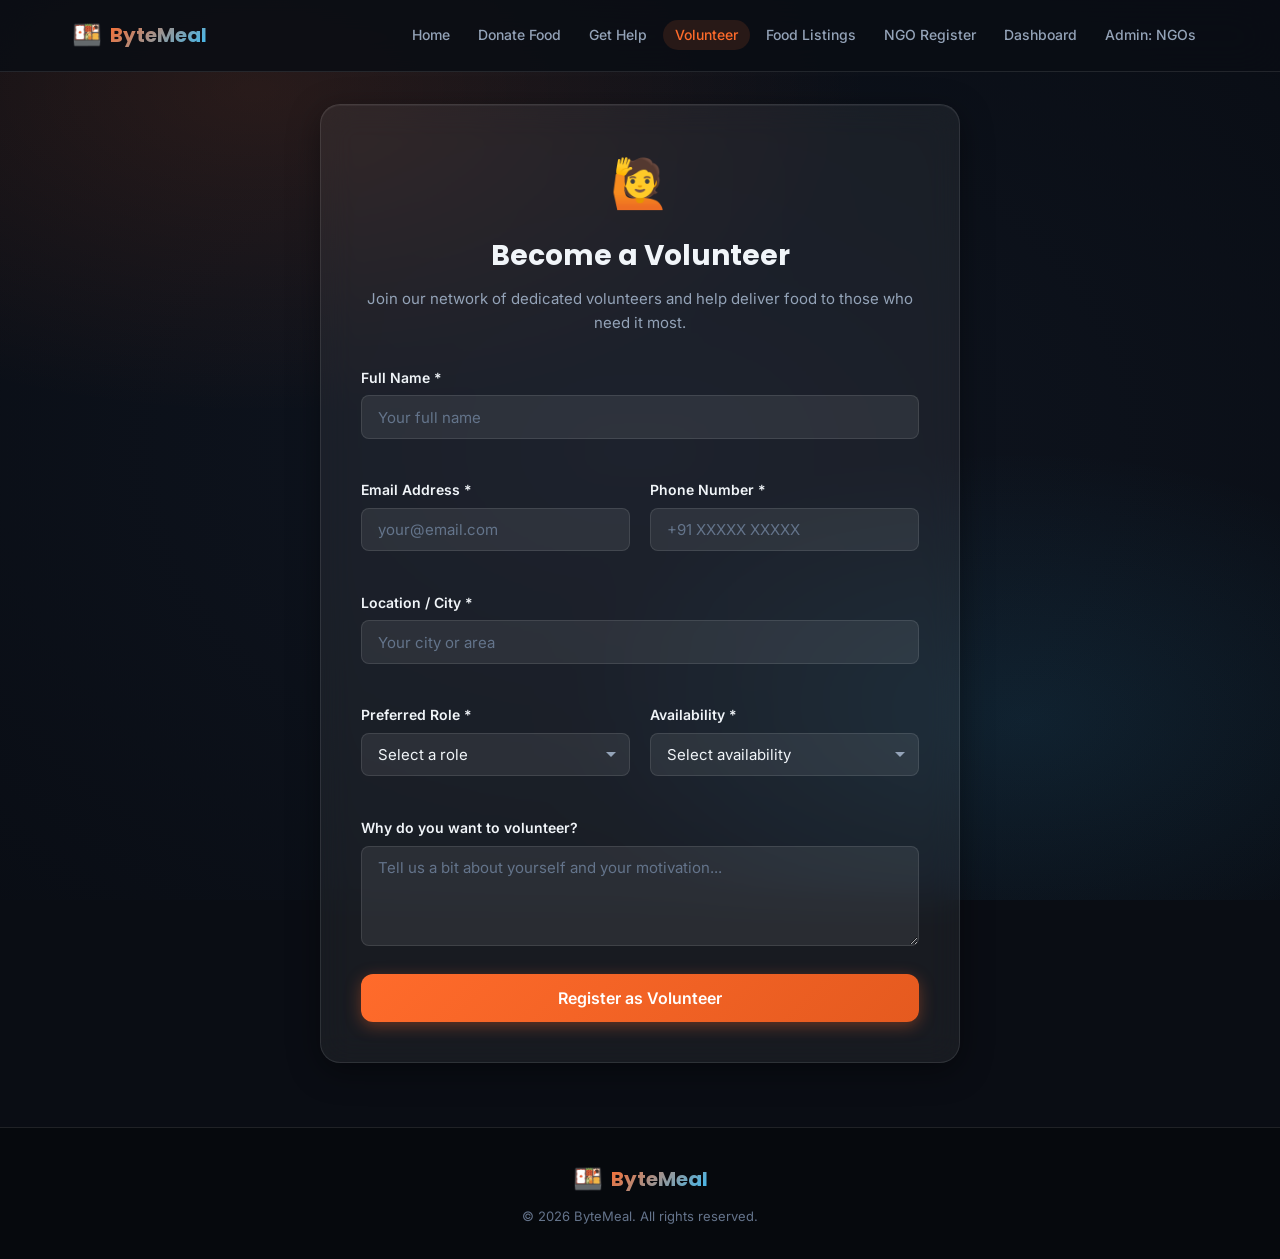
<file: frontend/standalone/volunteer-form.html>
<!DOCTYPE html>
<html lang="en">
<head>
  <meta charset="UTF-8" />
  <meta name="viewport" content="width=device-width, initial-scale=1.0" />
  <title>Volunteer – ByteMeal</title>
  <link rel="stylesheet" href="styles.css" />
</head>
<body>
  <!-- Navigation -->
  <nav class="nav-glass">
    <div class="nav-container">
      <a href="index.html" class="nav-logo">
        <span class="logo-icon">🍱</span>
        <span class="logo-text">ByteMeal</span>
      </a>
      <ul class="nav-links" id="navLinks">
        <li><a href="index.html" class="nav-link">Home</a></li>
        <li><a href="donor-form.html" class="nav-link">Donate Food</a></li>
        <li><a href="assistance-form.html" class="nav-link">Get Help</a></li>
        <li><a href="volunteer-form.html" class="nav-link active">Volunteer</a></li>
        <li><a href="food-listings.html" class="nav-link">Food Listings</a></li>
        <li><a href="ngo-registration.html" class="nav-link">NGO Register</a></li>
        <li><a href="dashboard.html" class="nav-link">Dashboard</a></li>
        <li><a href="admin-ngo-approval.html" class="nav-link">Admin: NGOs</a></li>
      </ul>
      <button class="hamburger" id="hamburger" onclick="toggleMobileNav()" aria-label="Toggle menu">
        <span></span><span></span><span></span>
      </button>
    </div>
  </nav>

  <!-- Background -->
  <div class="bg-overlay"></div>

  <!-- Main Content -->
  <main class="form-main">
    <div class="container">
      <div class="form-wrapper">
        <div class="glass-card form-card">
          <div class="form-header">
            <div class="form-icon">🙋</div>
            <h1 class="form-title">Become a Volunteer</h1>
            <p class="form-subtitle">Join our network of dedicated volunteers and help deliver food to those who need it most.</p>
          </div>

          <form id="volunteerForm" novalidate>
            <div class="form-group">
              <label class="form-label" for="fullName">Full Name *</label>
              <input
                type="text"
                id="fullName"
                name="fullName"
                class="form-input"
                placeholder="Your full name"
                required
              />
              <span class="field-error" id="fullNameError"></span>
            </div>

            <div class="form-row">
              <div class="form-group">
                <label class="form-label" for="email">Email Address *</label>
                <input
                  type="email"
                  id="email"
                  name="email"
                  class="form-input"
                  placeholder="your@email.com"
                  required
                />
                <span class="field-error" id="emailError"></span>
              </div>
              <div class="form-group">
                <label class="form-label" for="phone">Phone Number *</label>
                <input
                  type="tel"
                  id="phone"
                  name="phone"
                  class="form-input"
                  placeholder="+91 XXXXX XXXXX"
                  required
                />
                <span class="field-error" id="phoneError"></span>
              </div>
            </div>

            <div class="form-group">
              <label class="form-label" for="location">Location / City *</label>
              <input
                type="text"
                id="location"
                name="location"
                class="form-input"
                placeholder="Your city or area"
                required
              />
              <span class="field-error" id="locationError"></span>
            </div>

            <div class="form-row">
              <div class="form-group">
                <label class="form-label" for="preferredRole">Preferred Role *</label>
                <select id="preferredRole" name="preferredRole" class="form-input form-select" required>
                  <option value="">Select a role</option>
                  <option value="delivery">Food Delivery</option>
                  <option value="sorting">Food Sorting</option>
                  <option value="coordination">Coordination</option>
                  <option value="awareness">Awareness Campaigns</option>
                  <option value="tech">Tech Support</option>
                  <option value="other">Other</option>
                </select>
                <span class="field-error" id="preferredRoleError"></span>
              </div>
              <div class="form-group">
                <label class="form-label" for="availability">Availability *</label>
                <select id="availability" name="availability" class="form-input form-select" required>
                  <option value="">Select availability</option>
                  <option value="weekdays">Weekdays</option>
                  <option value="weekends">Weekends</option>
                  <option value="both">Both Weekdays & Weekends</option>
                  <option value="flexible">Flexible</option>
                </select>
                <span class="field-error" id="availabilityError"></span>
              </div>
            </div>

            <div class="form-group">
              <label class="form-label" for="message">Why do you want to volunteer?</label>
              <textarea
                id="message"
                name="message"
                class="form-input form-textarea"
                placeholder="Tell us a bit about yourself and your motivation..."
                rows="4"
              ></textarea>
            </div>

            <button type="submit" class="btn-orange btn-full" id="submitBtn">
              <span id="submitText">Register as Volunteer</span>
              <span id="submitSpinner" class="spinner hidden"></span>
            </button>
          </form>
        </div>
      </div>
    </div>
  </main>

  <!-- Footer -->
  <footer class="footer">
    <div class="container">
      <div class="footer-content">
        <div class="footer-brand">
          <span class="logo-icon">🍱</span>
          <span class="logo-text">ByteMeal</span>
        </div>
        <p class="footer-copy">
          &copy; <span id="footerYear"></span> ByteMeal. All rights reserved.
        </p>
      </div>
    </div>
  </footer>

  <!-- Toast Container -->
  <div id="toastContainer" class="toast-container"></div>

  <script src="script.js"></script>
  <script>
    document.getElementById('footerYear').textContent = new Date().getFullYear();

    document.getElementById('volunteerForm').addEventListener('submit', function (e) {
      e.preventDefault();
      clearErrors();

      var fullName = document.getElementById('fullName').value.trim();
      var email = document.getElementById('email').value.trim();
      var phone = document.getElementById('phone').value.trim();
      var location = document.getElementById('location').value.trim();
      var preferredRole = document.getElementById('preferredRole').value;
      var availability = document.getElementById('availability').value;
      var message = document.getElementById('message').value.trim();

      var valid = true;

      if (!fullName) { showFieldError('fullNameError', 'Full name is required.'); valid = false; }
      if (!email) { showFieldError('emailError', 'Email is required.'); valid = false; }
      else if (!isValidEmail(email)) { showFieldError('emailError', 'Please enter a valid email address.'); valid = false; }
      if (!phone) { showFieldError('phoneError', 'Phone number is required.'); valid = false; }
      if (!location) { showFieldError('locationError', 'Location is required.'); valid = false; }
      if (!preferredRole) { showFieldError('preferredRoleError', 'Please select a preferred role.'); valid = false; }
      if (!availability) { showFieldError('availabilityError', 'Please select your availability.'); valid = false; }

      if (!valid) return;

      var btn = document.getElementById('submitBtn');
      setButtonLoading(btn, true);

      setTimeout(function () {
        saveVolunteer({
          fullName: fullName,
          email: email,
          phone: phone,
          location: location,
          preferredRole: preferredRole,
          availability: availability,
          message: message
        });

        setButtonLoading(btn, false);
        showToast('🙌 Welcome to the ByteMeal volunteer family! We\'ll be in touch soon.', 'success');
        document.getElementById('volunteerForm').reset();
      }, 800);
    });
  </script>
</body>
</html>
</file>
<file: frontend/standalone/styles.css>
/* ============================================================
   ByteMeal – Standalone Design System
   Glassmorphism + Dark Food Theme
   ============================================================ */

/* Google Fonts */
@import url('https://fonts.googleapis.com/css2?family=Inter:wght@300;400;500;600;700;800;900&family=Poppins:wght@600;700;800&display=swap');

/* ============================================================
   CSS Custom Properties
   ============================================================ */
:root {
  --orange: #FF6B2B;
  --orange-light: #FF8C5A;
  --orange-dark: #E55A1F;
  --sky: #38BDF8;
  --sky-light: #7DD3FC;
  --sky-dark: #0EA5E9;

  --bg-dark: #0a0d14;
  --bg-card: rgba(255, 255, 255, 0.06);
  --bg-card-hover: rgba(255, 255, 255, 0.10);
  --bg-input: rgba(255, 255, 255, 0.08);
  --bg-nav: rgba(10, 13, 20, 0.85);

  --text-primary: #f1f5f9;
  --text-secondary: #94a3b8;
  --text-muted: #64748b;

  --border: rgba(255, 255, 255, 0.10);
  --border-focus: rgba(255, 107, 43, 0.6);

  --shadow-card: 0 8px 32px rgba(0, 0, 0, 0.4), 0 1px 0 rgba(255,255,255,0.05) inset;
  --shadow-btn: 0 4px 16px rgba(255, 107, 43, 0.35);
  --shadow-btn-sky: 0 4px 16px rgba(56, 189, 248, 0.35);

  --radius-sm: 8px;
  --radius-md: 12px;
  --radius-lg: 20px;
  --radius-xl: 28px;
  --radius-full: 9999px;

  --font-body: 'Inter', system-ui, sans-serif;
  --font-heading: 'Poppins', 'Inter', sans-serif;

  --nav-height: 72px;
  --transition: 0.2s ease;
}

/* ============================================================
   Reset & Base
   ============================================================ */
*, *::before, *::after {
  box-sizing: border-box;
  margin: 0;
  padding: 0;
}

html {
  scroll-behavior: smooth;
}

body {
  font-family: var(--font-body);
  background-color: var(--bg-dark);
  color: var(--text-primary);
  min-height: 100vh;
  line-height: 1.6;
  overflow-x: hidden;
}

a {
  color: inherit;
  text-decoration: none;
}

ul {
  list-style: none;
}

img {
  max-width: 100%;
  display: block;
}

/* ============================================================
   Background
   ============================================================ */
.bg-overlay {
  position: fixed;
  inset: 0;
  z-index: -1;
  background:
    radial-gradient(ellipse 80% 60% at 20% 10%, rgba(255, 107, 43, 0.12) 0%, transparent 60%),
    radial-gradient(ellipse 60% 50% at 80% 80%, rgba(56, 189, 248, 0.10) 0%, transparent 60%),
    radial-gradient(ellipse 100% 100% at 50% 50%, #0f1520 0%, #070a10 100%);
}

/* ============================================================
   Container
   ============================================================ */
.container {
  width: 100%;
  max-width: 1200px;
  margin: 0 auto;
  padding: 0 1rem;
}

@media (min-width: 768px) {
  .container {
    padding: 0 2rem;
  }
}

/* ============================================================
   Navigation
   ============================================================ */
.nav-glass {
  position: fixed;
  top: 0;
  left: 0;
  right: 0;
  z-index: 100;
  height: var(--nav-height);
  background: var(--bg-nav);
  backdrop-filter: blur(20px);
  -webkit-backdrop-filter: blur(20px);
  border-bottom: 1px solid var(--border);
}

.nav-container {
  max-width: 1200px;
  margin: 0 auto;
  padding: 0 1rem;
  height: 100%;
  display: flex;
  align-items: center;
  justify-content: space-between;
  gap: 1rem;
}

@media (min-width: 768px) {
  .nav-container {
    padding: 0 2rem;
  }
}

.nav-logo {
  display: flex;
  align-items: center;
  gap: 0.5rem;
  flex-shrink: 0;
}

.logo-icon {
  font-size: 1.5rem;
}

.logo-text {
  font-family: var(--font-heading);
  font-size: 1.25rem;
  font-weight: 700;
  background: linear-gradient(135deg, var(--orange), var(--sky));
  -webkit-background-clip: text;
  -webkit-text-fill-color: transparent;
  background-clip: text;
}

.nav-links {
  display: none;
  align-items: center;
  gap: 0.25rem;
}

@media (min-width: 1024px) {
  .nav-links {
    display: flex;
  }
}

.nav-link {
  padding: 0.4rem 0.75rem;
  border-radius: var(--radius-full);
  font-size: 0.875rem;
  font-weight: 500;
  color: var(--text-secondary);
  transition: color var(--transition), background var(--transition);
  white-space: nowrap;
}

.nav-link:hover {
  color: var(--text-primary);
  background: rgba(255, 255, 255, 0.07);
}

.nav-link.active {
  color: var(--orange);
  background: rgba(255, 107, 43, 0.12);
}

/* Hamburger */
.hamburger {
  display: flex;
  flex-direction: column;
  justify-content: center;
  gap: 5px;
  width: 36px;
  height: 36px;
  background: none;
  border: none;
  cursor: pointer;
  padding: 4px;
  border-radius: var(--radius-sm);
  transition: background var(--transition);
}

.hamburger:hover {
  background: rgba(255, 255, 255, 0.07);
}

.hamburger span {
  display: block;
  width: 100%;
  height: 2px;
  background: var(--text-primary);
  border-radius: 2px;
  transition: transform var(--transition), opacity var(--transition);
}

@media (min-width: 1024px) {
  .hamburger {
    display: none;
  }
}

/* Mobile Nav */
.nav-links.open {
  display: flex;
  flex-direction: column;
  position: absolute;
  top: var(--nav-height);
  left: 0;
  right: 0;
  background: var(--bg-nav);
  backdrop-filter: blur(20px);
  -webkit-backdrop-filter: blur(20px);
  border-bottom: 1px solid var(--border);
  padding: 1rem;
  gap: 0.25rem;
}

.nav-links.open .nav-link {
  padding: 0.6rem 1rem;
  border-radius: var(--radius-sm);
}

/* ============================================================
   Glass Card
   ============================================================ */
.glass-card {
  background: var(--bg-card);
  backdrop-filter: blur(16px);
  -webkit-backdrop-filter: blur(16px);
  border: 1px solid var(--border);
  border-radius: var(--radius-lg);
  box-shadow: var(--shadow-card);
  transition: background var(--transition), transform var(--transition);
}

.glass-card:hover {
  background: var(--bg-card-hover);
}

/* ============================================================
   Buttons
   ============================================================ */
.btn-orange,
.btn-blue {
  display: inline-flex;
  align-items: center;
  justify-content: center;
  gap: 0.5rem;
  padding: 0.75rem 1.75rem;
  border-radius: var(--radius-full);
  font-family: var(--font-body);
  font-size: 0.9375rem;
  font-weight: 600;
  cursor: pointer;
  border: none;
  transition: transform var(--transition), box-shadow var(--transition), opacity var(--transition);
  white-space: nowrap;
  text-decoration: none;
}

.btn-orange {
  background: linear-gradient(135deg, var(--orange), var(--orange-dark));
  color: #fff;
  box-shadow: var(--shadow-btn);
}

.btn-orange:hover {
  transform: translateY(-2px);
  box-shadow: 0 6px 24px rgba(255, 107, 43, 0.5);
}

.btn-orange:active {
  transform: translateY(0);
}

.btn-blue {
  background: linear-gradient(135deg, var(--sky), var(--sky-dark));
  color: #fff;
  box-shadow: var(--shadow-btn-sky);
}

.btn-blue:hover {
  transform: translateY(-2px);
  box-shadow: 0 6px 24px rgba(56, 189, 248, 0.5);
}

.btn-blue:active {
  transform: translateY(0);
}

.btn-full {
  width: 100%;
  padding: 0.875rem 1.75rem;
  font-size: 1rem;
  border-radius: var(--radius-md);
}

.btn-sm {
  padding: 0.4rem 1rem;
  font-size: 0.8125rem;
  border-radius: var(--radius-full);
}

.btn-disabled {
  background: rgba(255, 255, 255, 0.1);
  color: var(--text-muted);
  cursor: not-allowed;
  border: 1px solid var(--border);
  border-radius: var(--radius-full);
  font-size: 0.8125rem;
  padding: 0.4rem 1rem;
}

/* ============================================================
   Spinner
   ============================================================ */
.spinner {
  width: 18px;
  height: 18px;
  border: 2px solid rgba(255, 255, 255, 0.3);
  border-top-color: #fff;
  border-radius: 50%;
  animation: spin 0.7s linear infinite;
  display: inline-block;
}

.hidden {
  display: none !important;
}

@keyframes spin {
  to { transform: rotate(360deg); }
}

/* ============================================================
   Hero Section
   ============================================================ */
.hero-section {
  min-height: 100vh;
  display: flex;
  align-items: center;
  justify-content: center;
  padding: calc(var(--nav-height) + 2rem) 1rem 4rem;
  text-align: center;
}

.hero-content {
  max-width: 720px;
  margin: 0 auto;
}

.hero-badge {
  display: inline-flex;
  align-items: center;
  gap: 0.5rem;
  padding: 0.4rem 1.25rem;
  background: rgba(255, 107, 43, 0.12);
  border: 1px solid rgba(255, 107, 43, 0.25);
  border-radius: var(--radius-full);
  font-size: 0.875rem;
  font-weight: 500;
  color: var(--orange-light);
  margin-bottom: 1.5rem;
}

.hero-title {
  font-family: var(--font-heading);
  font-size: clamp(2.5rem, 7vw, 5rem);
  font-weight: 800;
  line-height: 1.1;
  margin-bottom: 1.25rem;
  color: var(--text-primary);
}

.gradient-text {
  background: linear-gradient(135deg, var(--orange), var(--sky));
  -webkit-background-clip: text;
  -webkit-text-fill-color: transparent;
  background-clip: text;
}

.hero-subtitle {
  font-size: clamp(1rem, 2.5vw, 1.25rem);
  color: var(--text-secondary);
  margin-bottom: 2.5rem;
  max-width: 560px;
  margin-left: auto;
  margin-right: auto;
}

.hero-buttons {
  display: flex;
  flex-wrap: wrap;
  gap: 1rem;
  justify-content: center;
}

/* ============================================================
   Stats Section
   ============================================================ */
.stats-section {
  padding: 4rem 0;
}

.stats-grid {
  display: grid;
  grid-template-columns: repeat(2, 1fr);
  gap: 1rem;
}

@media (min-width: 768px) {
  .stats-grid {
    grid-template-columns: repeat(4, 1fr);
  }
}

.stat-card {
  padding: 1.5rem 1rem;
  text-align: center;
}

.stat-icon {
  font-size: 2rem;
  margin-bottom: 0.5rem;
}

.stat-number {
  font-family: var(--font-heading);
  font-size: 2rem;
  font-weight: 800;
  color: var(--orange);
  line-height: 1;
  margin-bottom: 0.25rem;
}

.stat-label {
  font-size: 0.8125rem;
  color: var(--text-secondary);
  font-weight: 500;
}

/* ============================================================
   Features Section
   ============================================================ */
.features-section {
  padding: 4rem 0;
}

.section-title {
  font-family: var(--font-heading);
  font-size: clamp(1.75rem, 4vw, 2.5rem);
  font-weight: 700;
  text-align: center;
  margin-bottom: 0.5rem;
  color: var(--text-primary);
}

.section-subtitle {
  text-align: center;
  color: var(--text-secondary);
  margin-bottom: 2.5rem;
  font-size: 1rem;
}

.features-grid {
  display: grid;
  grid-template-columns: 1fr;
  gap: 1.25rem;
}

@media (min-width: 640px) {
  .features-grid {
    grid-template-columns: repeat(2, 1fr);
  }
}

@media (min-width: 1024px) {
  .features-grid {
    grid-template-columns: repeat(4, 1fr);
  }
}

.feature-card {
  padding: 1.75rem 1.5rem;
  text-align: center;
}

.feature-icon {
  font-size: 2.5rem;
  margin-bottom: 1rem;
}

.feature-title {
  font-family: var(--font-heading);
  font-size: 1.0625rem;
  font-weight: 600;
  margin-bottom: 0.5rem;
  color: var(--text-primary);
}

.feature-desc {
  font-size: 0.875rem;
  color: var(--text-secondary);
  line-height: 1.6;
}

/* ============================================================
   CTA Section
   ============================================================ */
.cta-section {
  padding: 4rem 0 6rem;
}

.cta-card {
  padding: 3rem 2rem;
  text-align: center;
  background: linear-gradient(135deg, rgba(255, 107, 43, 0.08), rgba(56, 189, 248, 0.06));
  border-color: rgba(255, 107, 43, 0.2);
}

.cta-title {
  font-family: var(--font-heading);
  font-size: clamp(1.5rem, 3vw, 2rem);
  font-weight: 700;
  margin-bottom: 0.75rem;
  color: var(--text-primary);
}

.cta-desc {
  color: var(--text-secondary);
  margin-bottom: 1.75rem;
  max-width: 480px;
  margin-left: auto;
  margin-right: auto;
  font-size: 0.9375rem;
}

/* ============================================================
   Form Pages
   ============================================================ */
.form-main {
  padding: calc(var(--nav-height) + 2rem) 0 4rem;
}

.form-wrapper {
  max-width: 640px;
  margin: 0 auto;
}

.form-card {
  padding: 2rem 1.5rem;
}

@media (min-width: 640px) {
  .form-card {
    padding: 2.5rem 2.5rem;
  }
}

.form-header {
  text-align: center;
  margin-bottom: 2rem;
}

.form-icon {
  font-size: 3rem;
  margin-bottom: 0.75rem;
}

.form-title {
  font-family: var(--font-heading);
  font-size: 1.75rem;
  font-weight: 700;
  margin-bottom: 0.5rem;
  color: var(--text-primary);
}

.form-subtitle {
  color: var(--text-secondary);
  font-size: 0.9375rem;
}

.form-group {
  margin-bottom: 1.25rem;
}

.form-row {
  display: grid;
  grid-template-columns: 1fr;
  gap: 1.25rem;
}

@media (min-width: 480px) {
  .form-row {
    grid-template-columns: 1fr 1fr;
  }
}

.form-label {
  display: block;
  font-size: 0.875rem;
  font-weight: 600;
  color: var(--text-primary);
  margin-bottom: 0.4rem;
}

.form-input {
  width: 100%;
  padding: 0.7rem 1rem;
  background: var(--bg-input);
  border: 1px solid var(--border);
  border-radius: var(--radius-sm);
  color: var(--text-primary);
  font-family: var(--font-body);
  font-size: 0.9375rem;
  transition: border-color var(--transition), background var(--transition);
  outline: none;
  -webkit-appearance: none;
  appearance: none;
}

.form-input::placeholder {
  color: var(--text-muted);
}

.form-input:focus {
  border-color: var(--border-focus);
  background: rgba(255, 255, 255, 0.10);
}

.form-input:focus-visible {
  outline: 2px solid rgba(255, 107, 43, 0.4);
  outline-offset: 2px;
}

.form-select {
  cursor: pointer;
  background-image: url("data:image/svg+xml,%3Csvg xmlns='http://www.w3.org/2000/svg' width='12' height='12' viewBox='0 0 12 12'%3E%3Cpath fill='%2394a3b8' d='M6 8L1 3h10z'/%3E%3C/svg%3E");
  background-repeat: no-repeat;
  background-position: right 0.75rem center;
  padding-right: 2.5rem;
}

.form-select option {
  background: #1e293b;
  color: var(--text-primary);
}

.form-textarea {
  resize: vertical;
  min-height: 80px;
}

.field-error {
  display: block;
  font-size: 0.8125rem;
  color: #f87171;
  margin-top: 0.3rem;
  min-height: 1.2em;
}

/* ============================================================
   Food Listings Page
   ============================================================ */
.listings-main {
  padding: calc(var(--nav-height) + 2rem) 0 4rem;
}

.page-header {
  text-align: center;
  margin-bottom: 2rem;
}

.page-title {
  font-family: var(--font-heading);
  font-size: clamp(1.75rem, 4vw, 2.5rem);
  font-weight: 700;
  color: var(--text-primary);
  margin-bottom: 0.5rem;
}

.page-subtitle {
  color: var(--text-secondary);
  font-size: 1rem;
}

.filter-bar {
  padding: 1rem 1.25rem;
  margin-bottom: 1.5rem;
}

.filter-row {
  display: flex;
  flex-wrap: wrap;
  gap: 0.75rem;
  align-items: center;
}

.search-wrapper {
  position: relative;
  flex: 1;
  min-width: 200px;
}

.search-icon {
  position: absolute;
  left: 0.75rem;
  top: 50%;
  transform: translateY(-50%);
  font-size: 0.875rem;
  pointer-events: none;
}

.search-input {
  padding-left: 2.25rem;
}

.filter-select {
  width: auto;
  min-width: 140px;
}

.listings-count {
  margin-bottom: 1.25rem;
}

.count-badge {
  display: inline-flex;
  align-items: center;
  padding: 0.3rem 0.875rem;
  background: rgba(255, 107, 43, 0.12);
  border: 1px solid rgba(255, 107, 43, 0.2);
  border-radius: var(--radius-full);
  font-size: 0.8125rem;
  font-weight: 600;
  color: var(--orange-light);
}

.listings-grid {
  display: grid;
  grid-template-columns: 1fr;
  gap: 1.25rem;
}

@media (min-width: 640px) {
  .listings-grid {
    grid-template-columns: repeat(2, 1fr);
  }
}

@media (min-width: 1024px) {
  .listings-grid {
    grid-template-columns: repeat(3, 1fr);
  }
}

.listing-card {
  padding: 1.25rem;
  display: flex;
  flex-direction: column;
  gap: 0.75rem;
}

.listing-card-header {
  display: flex;
  align-items: flex-start;
  justify-content: space-between;
  gap: 0.5rem;
}

.listing-food-icon {
  font-size: 2rem;
}

.listing-badges {
  display: flex;
  flex-wrap: wrap;
  gap: 0.375rem;
  justify-content: flex-end;
}

.listing-title {
  font-family: var(--font-heading);
  font-size: 1.125rem;
  font-weight: 600;
  color: var(--text-primary);
}

.listing-details {
  display: flex;
  flex-direction: column;
  gap: 0.375rem;
}

.listing-detail {
  display: flex;
  align-items: center;
  gap: 0.5rem;
  font-size: 0.8125rem;
  color: var(--text-secondary);
}

.detail-icon {
  font-size: 0.875rem;
  flex-shrink: 0;
}

.listing-notes {
  font-size: 0.8125rem;
  color: var(--text-muted);
  font-style: italic;
  border-top: 1px solid var(--border);
  padding-top: 0.5rem;
}

.listing-footer {
  display: flex;
  align-items: center;
  justify-content: space-between;
  margin-top: auto;
  padding-top: 0.5rem;
  border-top: 1px solid var(--border);
}

.listing-date {
  font-size: 0.75rem;
  color: var(--text-muted);
}

/* Badges */
.badge {
  display: inline-flex;
  align-items: center;
  padding: 0.2rem 0.625rem;
  border-radius: var(--radius-full);
  font-size: 0.75rem;
  font-weight: 600;
  white-space: nowrap;
}

.badge-available {
  background: rgba(52, 211, 153, 0.15);
  color: #34d399;
  border: 1px solid rgba(52, 211, 153, 0.25);
}

.badge-claimed {
  background: rgba(148, 163, 184, 0.15);
  color: #94a3b8;
  border: 1px solid rgba(148, 163, 184, 0.2);
}

.badge-fresh {
  background: rgba(52, 211, 153, 0.12);
  color: #6ee7b7;
  border: 1px solid rgba(52, 211, 153, 0.2);
}

.badge-soon {
  background: rgba(251, 191, 36, 0.12);
  color: #fbbf24;
  border: 1px solid rgba(251, 191, 36, 0.2);
}

.badge-urgent {
  background: rgba(251, 146, 60, 0.15);
  color: #fb923c;
  border: 1px solid rgba(251, 146, 60, 0.25);
}

.badge-expired {
  background: rgba(248, 113, 113, 0.15);
  color: #f87171;
  border: 1px solid rgba(248, 113, 113, 0.2);
}

/* Empty State */
.empty-state {
  text-align: center;
  padding: 4rem 1rem;
}

.empty-icon {
  font-size: 4rem;
  margin-bottom: 1rem;
}

.empty-title {
  font-family: var(--font-heading);
  font-size: 1.25rem;
  font-weight: 600;
  margin-bottom: 0.5rem;
  color: var(--text-primary);
}

.empty-desc {
  color: var(--text-secondary);
  margin-bottom: 1.5rem;
}

/* ============================================================
   Dashboard Page
   ============================================================ */
.dashboard-main {
  padding: calc(var(--nav-height) + 2rem) 0 4rem;
}

.dashboard-stats {
  margin-bottom: 2rem;
}

.dashboard-grid {
  display: grid;
  grid-template-columns: 1fr;
  gap: 1.25rem;
  margin-bottom: 1.25rem;
}

@media (min-width: 768px) {
  .dashboard-grid {
    grid-template-columns: repeat(2, 1fr);
  }
}

.dashboard-panel {
  padding: 1.5rem;
}

.panel-header {
  display: flex;
  align-items: center;
  justify-content: space-between;
  margin-bottom: 1.25rem;
  padding-bottom: 0.75rem;
  border-bottom: 1px solid var(--border);
}

.panel-title {
  font-family: var(--font-heading);
  font-size: 1rem;
  font-weight: 600;
  color: var(--text-primary);
}

.panel-list {
  display: flex;
  flex-direction: column;
  gap: 0.625rem;
}

.panel-item {
  display: flex;
  align-items: center;
  justify-content: space-between;
  gap: 0.75rem;
  padding: 0.625rem 0.75rem;
  background: rgba(255, 255, 255, 0.04);
  border-radius: var(--radius-sm);
  border: 1px solid var(--border);
}

.panel-item-main {
  display: flex;
  flex-direction: column;
  gap: 0.125rem;
  min-width: 0;
}

.panel-item-title {
  font-size: 0.875rem;
  font-weight: 600;
  color: var(--text-primary);
  white-space: nowrap;
  overflow: hidden;
  text-overflow: ellipsis;
}

.panel-item-sub {
  font-size: 0.75rem;
  color: var(--text-muted);
  white-space: nowrap;
  overflow: hidden;
  text-overflow: ellipsis;
}

.panel-empty {
  color: var(--text-muted);
  font-size: 0.875rem;
  text-align: center;
  padding: 1.5rem 0;
}

/* Volunteers */
.volunteers-panel {
  margin-bottom: 1.25rem;
}

.volunteers-grid {
  display: grid;
  grid-template-columns: repeat(auto-fill, minmax(200px, 1fr));
  gap: 0.875rem;
}

.volunteer-card {
  display: flex;
  align-items: center;
  gap: 0.75rem;
  padding: 0.75rem;
  background: rgba(255, 255, 255, 0.04);
  border-radius: var(--radius-sm);
  border: 1px solid var(--border);
}

.volunteer-avatar {
  width: 40px;
  height: 40px;
  border-radius: 50%;
  display: flex;
  align-items: center;
  justify-content: center;
  font-size: 0.875rem;
  flex-shrink: 0;
}

.volunteer-info {
  min-width: 0;
}

.volunteer-name {
  font-size: 0.875rem;
  font-weight: 600;
  color: var(--text-primary);
  white-space: nowrap;
  overflow: hidden;
  text-overflow: ellipsis;
}

.volunteer-role {
  font-size: 0.75rem;
  color: var(--orange-light);
  text-transform: capitalize;
}

.volunteer-location {
  font-size: 0.75rem;
  color: var(--text-muted);
  white-space: nowrap;
  overflow: hidden;
  text-overflow: ellipsis;
}

/* Quick Actions */
.quick-actions-grid {
  display: grid;
  grid-template-columns: repeat(2, 1fr);
  gap: 1rem;
}

@media (min-width: 640px) {
  .quick-actions-grid {
    grid-template-columns: repeat(4, 1fr);
  }
}

.quick-action-card {
  padding: 1.5rem 1rem;
  text-align: center;
  cursor: pointer;
  display: block;
  transition: transform var(--transition), background var(--transition);
}

.quick-action-card:hover {
  transform: translateY(-3px);
  background: var(--bg-card-hover);
}

.quick-action-icon {
  font-size: 2rem;
  margin-bottom: 0.5rem;
}

.quick-action-label {
  font-size: 0.875rem;
  font-weight: 600;
  color: var(--text-secondary);
}

/* ============================================================
   Toast Notifications
   ============================================================ */
.toast-container {
  position: fixed;
  bottom: 1.5rem;
  right: 1.5rem;
  z-index: 9999;
  display: flex;
  flex-direction: column;
  gap: 0.625rem;
  max-width: 360px;
  width: calc(100vw - 3rem);
}

.toast {
  display: flex;
  align-items: flex-start;
  gap: 0.75rem;
  padding: 0.875rem 1rem;
  background: rgba(15, 23, 42, 0.95);
  backdrop-filter: blur(16px);
  -webkit-backdrop-filter: blur(16px);
  border-radius: var(--radius-md);
  border: 1px solid var(--border);
  box-shadow: 0 8px 32px rgba(0, 0, 0, 0.5);
  font-size: 0.875rem;
  color: var(--text-primary);
  animation: toastIn 0.3s ease forwards;
  cursor: pointer;
}

.toast.success {
  border-color: rgba(52, 211, 153, 0.3);
}

.toast.error {
  border-color: rgba(248, 113, 113, 0.3);
}

.toast.info {
  border-color: rgba(56, 189, 248, 0.3);
}

.toast-dismiss {
  margin-left: auto;
  color: var(--text-muted);
  font-size: 1rem;
  line-height: 1;
  flex-shrink: 0;
  cursor: pointer;
}

@keyframes toastIn {
  from {
    opacity: 0;
    transform: translateX(100%);
  }
  to {
    opacity: 1;
    transform: translateX(0);
  }
}

@keyframes toastOut {
  from {
    opacity: 1;
    transform: translateX(0);
  }
  to {
    opacity: 0;
    transform: translateX(100%);
  }
}

/* ============================================================
   Footer
   ============================================================ */
.footer {
  padding: 2rem 0;
  border-top: 1px solid var(--border);
  background: rgba(0, 0, 0, 0.3);
}

.footer-content {
  text-align: center;
  display: flex;
  flex-direction: column;
  align-items: center;
  gap: 0.5rem;
}

.footer-brand {
  display: flex;
  align-items: center;
  gap: 0.5rem;
}

.footer-tagline {
  font-size: 0.875rem;
  color: var(--text-secondary);
}

.footer-copy {
  font-size: 0.8125rem;
  color: var(--text-muted);
}

.footer-link {
  color: var(--orange-light);
  text-decoration: underline;
  text-underline-offset: 2px;
  transition: color var(--transition);
}

.footer-link:hover {
  color: var(--orange);
}

/* ============================================================
   Responsive Utilities
   ============================================================ */
@media (max-width: 375px) {
  .hero-title {
    font-size: 2rem;
  }

  .hero-buttons {
    flex-direction: column;
    align-items: center;
  }

  .btn-orange,
  .btn-blue {
    width: 100%;
    max-width: 280px;
  }

  .stats-grid {
    grid-template-columns: 1fr 1fr;
  }

  .form-card {
    padding: 1.25rem 1rem;
  }
}
</file>
